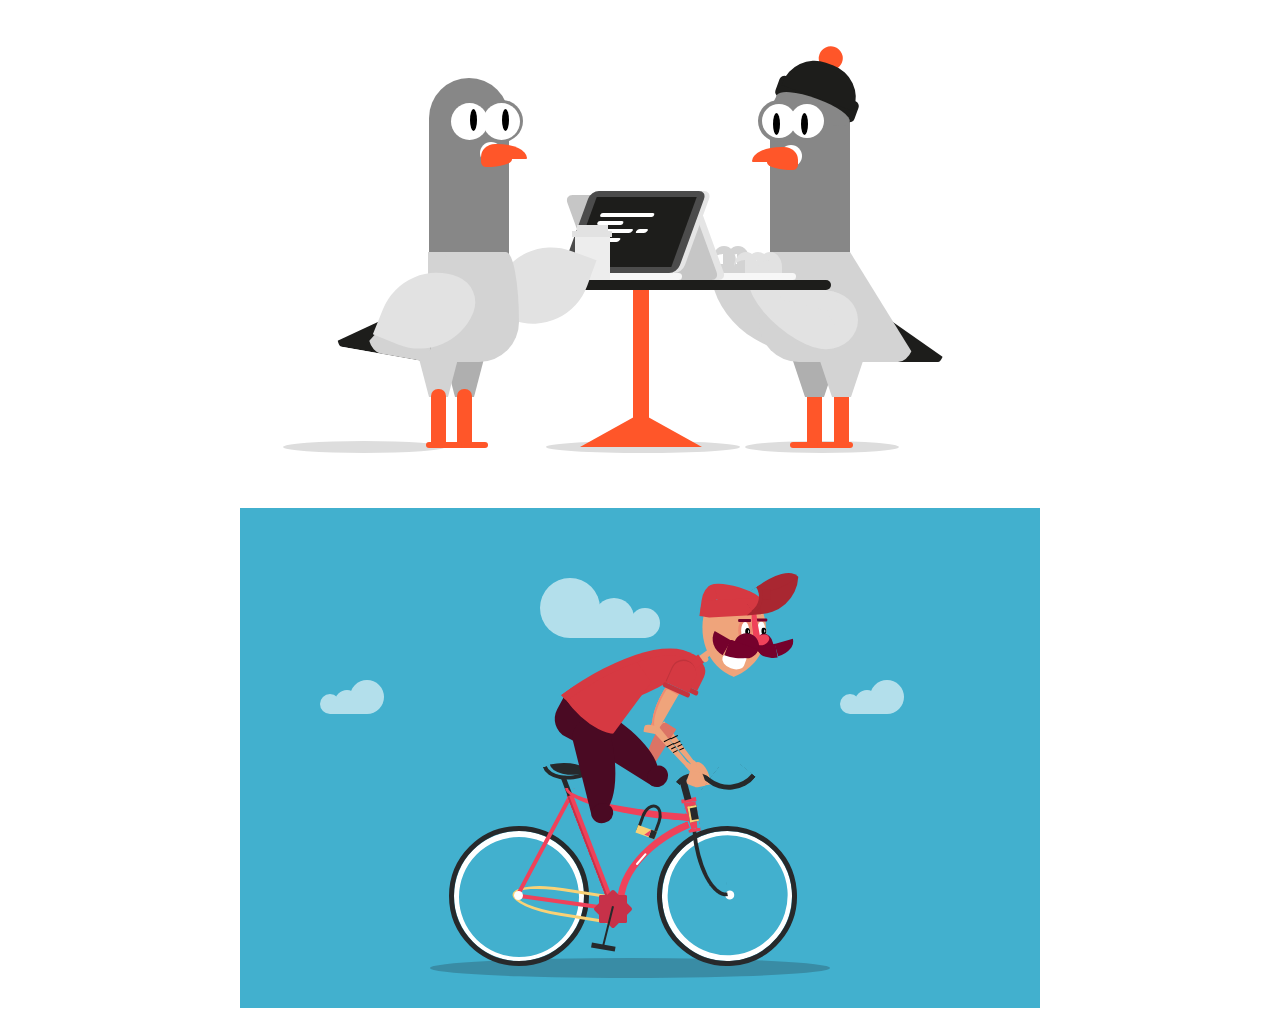
<file: index172.html>
<!DOCTYPE html>
<html lang="en">

<head>
    <meta charset="UTF-8">
    <meta name="viewport" content="width=device-width, initial-scale=1.0">
    <title>Animation</title>

</head>

<body>
    <style>
        :root {
            --birds-dark: #878787;
            --birds-medium-dark: #AFAFAF;
            --birds-medium-light: #D3D3D3;
            --birds-light: #E2E2E2;
            --birds-bright: #FF5629;
            --birds-shadow: #DDDDDD;
        }

        .birds {
            position: relative;
            overflow: hidden;
            width: 800px;
            height: 500px;
            margin: auto;
        }

        .birds *,
        .birds *::before,
        .birds *::after {
            position: absolute;
            content: '';
        }

        .birds__hatdove {
            top: 70px;
            left: 450px;
            width: 255px;
            height: 400px;
        }

        .birds__hatdove-head {
            top: 0px;
            left: 80px;
            width: 80px;
            height: 190px;
            border-radius: 40px 40px 0 0;
            background: var(--birds-dark);
            animation: hatdove-head 2.75s linear infinite;
        }

        .birds__hatdove-head:before {
            top: 22px;
            left: -12px;
            width: 42px;
            height: 42px;
            border-radius: 100%;
            background: var(--birds-dark);
        }

        .birds__hatdove-hat {
            top: 10px;
            left: 5px;
            width: 84px;
            height: 22px;
            border-radius: 5px;
            background: #1D1D1B;
            transform: rotate(20deg);
        }

        .birds__hatdove-hat:after {
            top: -26px;
            left: 4px;
            width: 76px;
            height: 36px;
            border-radius: 34px 34px 0 0;
            background: #1D1D1B;
        }

        .birds__hatdove-hat:before {
            top: -44px;
            left: 29px;
            width: 24px;
            height: 24px;
            border-radius: 100%;
            background: var(--birds-bright);
        }

        .birds__hatdove-forehead {
            top: 20px;
            left: 4px;
            width: 78px;
            height: 22px;
            border-radius: 100%;
            background: var(--birds-dark);
            transform: rotate(20deg);
        }

        .birds__hatdove-eye {
            top: 26px;
            left: -8px;
            width: 34px;
            height: 34px;
            border-radius: 100%;
            background: white;
            overflow: hidden;
            animation: hatdove-eye 2.75s linear infinite;
        }

        .birds__hatdove-eye:after {
            left: 11px;
            top: 9px;
            width: 7px;
            height: 22px;
            border-radius: 100%;
            background: black;
            animation: hatdove-pupil 2.75s linear infinite;
        }

        .birds__hatdove-eye:nth-child(4) {
            left: 20px;
        }

        .birds__hatdove-beak {
            top: 67px;
            left: 10px;
            width: 22px;
            height: 22px;
            border-radius: 100%;
            background: white;
        }

        .birds__hatdove-beak:after {
            top: 17px;
            left: -13px;
            width: 31px;
            height: 8px;
            border-radius: 1px 0 14px 70px / 1px 0 14px 20px;
            background: var(--birds-bright);
        }

        .birds__hatdove-beak:before {
            top: 2px;
            left: -28px;
            width: 46px;
            height: 15px;
            border-radius: 30px 14px 0 1px / 14px 13px 0 1px;
            background: var(--birds-bright);
        }

        .birds__hatdove-body {
            top: 174px;
            left: 69px;
            width: 91px;
            height: 110px;
            border-radius: 13px 0px 0px 40px / 70px 0px 0px 40px;
            background: var(--birds-medium-light);
        }

        .birds__hatdove-body:after {
            top: 0px;
            left: 91px;
            border-bottom: 110px solid var(--birds-medium-light);
            border-right: 68px solid transparent;
            border-radius: 0 0 20px 0 / 0 0 40px 0;
        }

        .birds__hatdove-body:before {
            top: 40px;
            left: 91px;
            border-bottom: 70px solid #1D1D1B;
            border-right: 100px solid transparent;
            border-radius: 0 0 12px 0 / 0 0 70px 0;
        }

        .birds__hatdove-shadow {
            top: 363px;
            left: 55px;
            width: 154px;
            height: 12px;
            border-radius: 100%;
            background: var(--birds-shadow);
        }

        .birds__hatdove-backleg {
            top: 283px;
            left: 103px;
            width: 19px;
            border-style: solid;
            border-color: var(--birds-medium-dark) transparent;
            border-width: 36px 12px 0;
        }

        .birds__hatdove-backleg:after {
            top: 45px;
            left: -15px;
            width: 36px;
            height: 6px;
            border-radius: 3px;
            background: var(--birds-bright);
        }

        .birds__hatdove-backleg:before {
            top: 0px;
            left: 2px;
            width: 15px;
            height: 46px;
            background: var(--birds-bright);
        }

        .birds_hatdove-backleg .birds_curly {
            width: 7px;
            height: 5px;
            border-radius: 0 0 7px 7px;
            background: var(--birds-medium-dark);
        }

        .birds_hatdove-backleg .birds_curly:after {
            top: 0px;
            left: 6px;
            width: 7px;
            height: 5px;
            border-radius: 0 0 7px 7px;
            background: var(--birds-medium-dark);
        }

        .birds_hatdove-backleg .birds_curly:before {
            top: 0px;
            left: 12px;
            width: 7px;
            height: 5px;
            border-radius: 0 0 7px 7px;
            background: var(--birds-medium-dark);
        }

        .birds__hatdove-frontleg {
            top: 283px;
            left: 130px;
            width: 19px;
            border-style: solid;
            border-color: var(--birds-medium-light) transparent;
            border-width: 36px 12px 0;
        }

        .birds__hatdove-frontleg:after {
            top: 45px;
            left: -15px;
            width: 36px;
            height: 6px;
            border-radius: 3px;
            background: var(--birds-bright);
        }

        .birds__hatdove-frontleg:before {
            top: 0px;
            left: 2px;
            width: 15px;
            height: 46px;
            background: var(--birds-bright);
        }

        .birds_hatdove-frontleg .birds_curly {
            width: 7px;
            height: 5px;
            border-radius: 0 0 7px 7px;
            background: var(--birds-medium-light);
        }

        .birds_hatdove-frontleg .birds_curly:after {
            top: 0px;
            left: 6px;
            width: 7px;
            height: 5px;
            border-radius: 0 0 7px 7px;
            background: var(--birds-medium-light);
        }

        .birds_hatdove-frontleg .birds_curly:before {
            top: 0px;
            left: 12px;
            width: 7px;
            height: 5px;
            border-radius: 0 0 7px 7px;
            background: var(--birds-medium-light);
        }

        .birds__hatdove-backwing {
            top: 186px;
            left: 20px;
            width: 100px;
            height: 90px;
            border-radius: 0 0 0 100%;
            background: var(--birds-medium-light);
        }

        .birds__hatdove-backwing:after {
            top: -18px;
            left: 2px;
            width: 24px;
            height: 30px;
            border-radius: 100% 100% 0 0;
            transform-origin: right bottom;
            box-sizing: border-box;
            border-top: 8px solid var(--birds-medium-light);
            border-right: 13px solid var(--birds-medium-light);
            animation: hatdove-finger .6s infinite;
            animation-delay: -.1s;
        }

        .birds__hatdove-backwing:before {
            top: -18px;
            left: 16px;
            width: 24px;
            height: 30px;
            border-radius: 100% 100% 0 0;
            transform-origin: right bottom;
            box-sizing: border-box;
            border-top: 8px solid var(--birds-medium-light);
            border-right: 13px solid var(--birds-medium-light);
            animation: hatdove-finger .6s infinite;
        }

        .birds__hatdove-frontwing {
            top: 213px;
            left: 106px;
            width: 62px;
            height: 58px;
            border-radius: 100%;
            background: var(--birds-light);
        }

        .birds__hatdove-frontwing:after {
            top: -5px;
            left: -15px;
            width: 56px;
            height: 20px;
            border-radius: 4px;
            background: var(--birds-light);
            transform: rotate(14deg);
        }

        .birds__hatdove-frontwing:before {
            top: -73px;
            left: 9px;
            width: 45px;
            height: 110px;
            border-radius: 100%;
            background: var(--birds-light);
            transform-origin: right bottom;
            transform: rotate(-50deg);
        }

        .birds_hatdove .birds_circles-2 {
            top: 121px;
            left: 116px;
            width: 58px;
            height: 110px;
            border-radius: 100%;
            transform-origin: right bottom;
            transform: rotate(-60deg);
            overflow: hidden;
        }

        .birds_hatdove .birds_circles-2:after {
            top: -109px;
            left: -60px;
            width: 170px;
            height: 170px;
            border-radius: 100%;
            border: 8px solid var(--birds-dark);
            box-shadow: inset 0 0 0 6px var(--birds-light), inset 0 0 0 14px var(--birds-dark);
        }

        .birds_hatdove .birds_circles-1 {
            top: 135px;
            left: 66px;
            width: 58px;
            height: 110px;
            border-radius: 100%;
            transform-origin: right bottom;
            transform: rotate(-43deg);
            overflow: hidden;
        }

        .birds_hatdove .birds_circles-1:after {
            top: -109px;
            left: -85px;
            width: 170px;
            height: 170px;
            border-radius: 100%;
            border: 8px solid var(--birds-dark);
            box-shadow: inset 0 0 0 6px var(--birds-medium-light), inset 0 0 0 14px var(--birds-dark);
        }

        .birds__hatdove-frontwing-finger {
            top: 174px;
            width: 24px;
            height: 30px;
            border-radius: 100% 100% 0 0;
            transform-origin: right bottom;
            box-sizing: border-box;
            border-top: 8px solid var(--birds-light);
            border-right: 13px solid var(--birds-light);
            animation: hatdove-finger .6s infinite;
        }

        .birds__hatdove-frontwing-finger:nth-child(10) {
            left: 44px;
            animation-delay: -.2s;
        }

        .birds__hatdove-frontwing-finger:nth-child(11) {
            left: 56px;
            animation-delay: -.5s;
        }

        .birds__hatdove-frontwing-finger:nth-child(12) {
            left: 68px;
            animation-delay: -.4s;
        }

        .birds__rundove {
            top: 70px;
            left: 90px;
            width: 255px;
            height: 400px;
            animation: rundove 2.75s linear infinite;
        }

        .birds__rundove-head {
            top: 0px;
            left: 99px;
            width: 80px;
            height: 190px;
            border-radius: 40px 40px 0 0;
            background: var(--birds-dark);
            transform-origin: right bottom;
            animation: rundove-head 2.75s linear infinite;
        }

        .birds__rundove-head:before {
            top: 22px;
            left: 52px;
            width: 42px;
            height: 42px;
            border-radius: 100%;
            background: var(--birds-dark);
        }

        .birds__rundove-eye {
            top: 25px;
            left: 54px;
            width: 37px;
            height: 37px;
            border-radius: 100%;
            background: white;
            overflow: hidden;
            animation: rundove-eye 2.75s linear infinite;
        }

        .birds__rundove-eye:before {
            top: 6px;
            left: 19px;
            width: 7px;
            height: 22px;
            border-radius: 100%;
            background: black;
        }

        .birds__rundove-eye:after {
            top: -30px;
            left: -2px;
            width: 50px;
            height: 22px;
            border-radius: 100%;
            background: var(--birds-dark);
            animation: rundove-eyelid 2.75s linear infinite;
        }

        .birds__rundove-eye:nth-child(2) {
            left: 22px;
        }

        .birds__rundove-beak {
            top: 64px;
            left: 51px;
            width: 22px;
            height: 22px;
            border-radius: 100%;
            background: white;
        }

        .birds__rundove-beak:after {
            top: 17px;
            left: 1px;
            width: 31px;
            height: 8px;
            transform-origin: left top;
            border-radius: 0 1px 70px 14px / 0 1px 20px 14px;
            background: var(--birds-bright);
            animation: rundove-beak 2.75s linear infinite;
        }

        .birds__rundove-beak:before {
            top: 2px;
            left: 1px;
            width: 46px;
            height: 15px;
            border-radius: 14px 30px 1px 0 / 13px 14px 1px 0;
            background: var(--birds-bright);
        }

        .birds__rundove-body {
            top: 174px;
            left: 98px;
            width: 91px;
            height: 110px;
            border-radius: 0px 13px 40px 0px / 0px 70px 40px 0px;
            background: var(--birds-medium-light);
        }

        .birds__rundove-body:after {
            top: 0px;
            left: -68px;
            border-bottom: 110px solid var(--birds-medium-light);
            border-left: 68px solid transparent;
            border-radius: 0 0 0 20px / 0 0 0 40px;
            transform-origin: right bottom;
            transform: rotate(10deg);
            animation: rundove-tail 2.75s linear infinite;
        }

        .birds__rundove-body:before {
            top: 40px;
            left: -100px;
            border-bottom: 70px solid #1D1D1B;
            border-left: 100px solid transparent;
            border-radius: 0 0 0 12px / 0 0 0 70px;
            transform-origin: right bottom;
            transform: rotate(10deg);
            animation: rundove-tail 2.75s linear infinite;
        }

        .birds__rundove-shadow {
            top: 433px;
            left: 43px;
            width: 162px;
            height: 12px;
            border-radius: 100%;
            background: var(--birds-shadow);
            animation: rundove-shadow 2.75s linear infinite;
        }

        .birds__rundove-backleg {
            top: 273px;
            left: 113px;
            width: 19px;
            transform-origin: 9.5px 0;
            border-style: solid;
            border-color: var(--birds-medium-dark) transparent;
            border-width: 46px 12px 0;
            animation: rundove-back-knee 2.75s linear infinite;
        }

        .birds__rundove-backleg:after {
            top: 45px;
            left: -3px;
            width: 36px;
            height: 6px;
            transform-origin: 10.5px -46px;
            border-radius: 3px;
            background: var(--birds-bright);
            animation: rundove-back-foot 2.75s linear infinite;
        }

        .birds__rundove-backleg:before {
            top: -8px;
            left: 2px;
            width: 15px;
            height: 57px;
            border-radius: 7px 7px 3px 3px;
            transform-origin: 7.5px 8px;
            background: var(--birds-bright);
            animation: rundove-back-leg 2.75s linear infinite;
        }

        .birds_rundove-backleg .birds_curly {
            top: -10px;
            left: 0px;
            width: 7px;
            height: 15px;
            border-radius: 0 0 7px 7px;
            background: var(--birds-medium-dark);
        }

        .birds_rundove-backleg .birds_curly:after {
            top: 0px;
            left: 6px;
            width: 7px;
            height: 15px;
            border-radius: 0 0 7px 7px;
            background: var(--birds-medium-dark);
        }

        .birds_rundove-backleg .birds_curly:before {
            top: 0px;
            left: 12px;
            width: 7px;
            height: 15px;
            border-radius: 0 0 7px 7px;
            background: var(--birds-medium-dark);
        }

        .birds__rundove-frontleg {
            top: 273px;
            left: 87px;
            width: 19px;
            border-style: solid;
            border-color: var(--birds-medium-light) transparent;
            transform-origin: 9.5px 0;
            border-width: 46px 12px 0;
            animation: rundove-front-knee 2.75s linear infinite;
        }

        .birds__rundove-frontleg:after {
            top: 45px;
            left: -3px;
            width: 36px;
            height: 6px;
            border-radius: 3px;
            transform-origin: 10.5px -46px;
            background: var(--birds-bright);
            animation: rundove-front-foot 2.75s linear infinite;
        }

        .birds__rundove-frontleg:before {
            top: -8px;
            left: 2px;
            width: 15px;
            height: 57px;
            border-radius: 7px 7px 3px 3px;
            transform-origin: 7.5px 8px;
            background: var(--birds-bright);
            animation: rundove-front-leg 2.75s linear infinite;
        }

        .birds_rundove-frontleg .birds_curly {
            top: -10px;
            left: 0px;
            width: 7px;
            height: 15px;
            border-radius: 0 0 7px 7px;
            background: var(--birds-medium-light);
        }

        .birds_rundove-frontleg .birds_curly:after {
            top: 0px;
            left: 6px;
            width: 7px;
            height: 15px;
            border-radius: 0 0 7px 7px;
            background: var(--birds-medium-light);
        }

        .birds_rundove-frontleg .birds_curly:before {
            top: 0px;
            left: 12px;
            width: 7px;
            height: 15px;
            border-radius: 0 0 7px 7px;
            background: var(--birds-medium-light);
        }

        .birds__rundove-backwing {
            top: 150px;
            left: 84px;
            width: 85px;
            height: 85px;
            border-radius: 0 100% 40px 100%;
            background: var(--birds-light);
            transform-origin: 80px 80px;
            transform: rotate(110deg);
            animation: rundove-back-wing 2.75s linear infinite;
        }

        .birds_rundove-backwing .birds_finger:nth-child(1) {
            top: -6px;
            left: 40px;
            width: 20px;
            height: 50px;
            transform: rotate(95deg);
            background: var(--birds-dark);
            border-radius: 100% 0;
            transform-origin: 5px 5px;
        }

        .birds_rundove-backwing .birds_finger:nth-child(2) {
            top: 40px;
            left: 3px;
            width: 20px;
            height: 50px;
            transform: rotate(165deg);
            background: var(--birds-dark);
            border-radius: 0 100%;
            transform-origin: 5px 5px;
            z-index: 22;
        }

        .birds_rundove-backwing .birds_finger:nth-child(3) {
            top: 20px;
            left: 20px;
            width: 15px;
            height: 50px;
            transform: rotate(135deg);
            background: var(--birds-dark);
            border-radius: 100%;
            transform-origin: 5px 5px;
        }

        .birds_rundove-backwing .birds_circles {
            width: 85px;
            height: 85px;
            border-radius: 0 100% 40px 100%;
            overflow: hidden;
        }

        .birds_rundove-backwing .birds_circles:after {
            top: 10px;
            left: 10px;
            width: 150px;
            height: 150px;
            border-radius: 100%;
            border: 8px solid var(--birds-dark);
            box-shadow: 0 0 0 7px var(--birds-light), 0 0 0 60px var(--birds-dark);
        }

        .birds__rundove-frontwing {
            top: 132px;
            left: 67px;
            width: 85px;
            height: 85px;
            border-radius: 0 100% 40px 100%;
            background: var(--birds-light);
            transform-origin: 80px 80px;
            transform: rotate(-68deg);
            animation: rundove-front-wing 2.75s linear infinite;
        }

        .birds_rundove-frontwing .birds_circles {
            width: 85px;
            height: 85px;
            border-radius: 0 100% 40px 100%;
            overflow: hidden;
            transform: rotate(0deg);
        }

        .birds_rundove-frontwing .birds_circles:after {
            top: 10px;
            left: 10px;
            width: 150px;
            height: 150px;
            border-radius: 100%;
            border: 8px solid var(--birds-dark);
            box-shadow: 0 0 0 7px var(--birds-light), 0 0 0 60px var(--birds-dark);
        }

        .birds_rundove-frontwing .birds_finger:nth-child(1) {
            top: -6px;
            left: 40px;
            width: 20px;
            height: 50px;
            transform: rotate(85deg);
            background: var(--birds-dark);
            border-radius: 100% 0;
            transform-origin: 5px 5px;
            animation: rundove-front-finger-1 2.75s linear infinite;
        }

        .birds_rundove-frontwing .birds_finger:nth-child(2) {
            top: 40px;
            left: 3px;
            width: 20px;
            height: 50px;
            transform: rotate(185deg);
            background: var(--birds-dark);
            border-radius: 0 100%;
            transform-origin: 5px 5px;
            animation: rundove-front-finger-2 2.75s linear infinite;
        }

        .birds_rundove-frontwing .birds_finger:nth-child(3) {
            top: 28px;
            left: 28px;
            width: 20px;
            height: 50px;
            transform: rotate(140deg);
            background: var(--birds-dark);
            border-radius: 100%;
            transform-origin: 5px 5px;
            animation: rundove-front-finger-3 2.75s linear infinite;
        }

        .birds__table-shadow {
            top: 161px;
            left: 89px;
            width: 194px;
            height: 12px;
            border-radius: 100%;
            background: var(--birds-shadow);
        }

        .birds__table {
            top: 272px;
            left: 217px;
            width: 374px;
            height: 10px;
            border-radius: 5px;
            background: #1D1D1B;
        }

        .birds__table:before {
            top: 10px;
            left: 176px;
            width: 16px;
            height: 140px;
            background: var(--birds-bright);
        }

        .birds__table:after {
            top: 137px;
            left: 123px;
            width: 14px;
            border-style: solid;
            border-color: var(--birds-bright) transparent;
            border-width: 0 54px 30px;
        }

        .birds__laptop:nth-child(3) {
            top: 265px;
            left: 476px;
            height: 7px;
            width: 80px;
            border-radius: 4px;
            background: #F7F7F7;
        }

        .birds__laptop:nth-child(3):before {
            bottom: 0;
            left: -136px;
            height: 85px;
            width: 124px;
            background: #C6C6C6;
            border-radius: 8px;
            box-shadow: 7px 0 0 #E5E5E5;
            transform: skew(20deg);
        }

        .birds__laptop:nth-child(4) {
            top: 265px;
            left: 256px;
            height: 7px;
            width: 186px;
            border-radius: 4px;
            background: #F7F7F7;
        }

        .birds__laptop:nth-child(4):before {
            bottom: 7px;
            left: 80px;
            height: 82px;
            width: 116px;
            background: #4C4C4C;
            border-radius: 8px;
            box-shadow: 5px 0 0 #E5E5E5;
            transform: skew(-20deg);
        }

        .birds__monitor {
            top: -76px;
            left: 88px;
            height: 70px;
            width: 100px;
            background: #1D1D1B;
            transform: skew(-20deg);
        }

        .birds__monitor:before {
            top: 16px;
            left: 10px;
            height: 4px;
            width: 54px;
            background: white;
            border-radius: 8px;
        }

        .birds__monitor:after {
            top: 24px;
            left: 10px;
            height: 4px;
            width: 26px;
            background: white;
            border-radius: 8px;
        }

        .birds__code {
            top: 32px;
            left: 10px;
            height: 4px;
            width: 38px;
            border-radius: 8px;
            background: white;
            transform: skew(-20deg);
        }

        .birds__code:before {
            top: 0;
            left: 42px;
            height: 4px;
            width: 11px;
            background: white;
            border-radius: 8px;
        }

        .birds__code:after {
            top: 9px;
            left: 2px;
            height: 4px;
            width: 30px;
            background: white;
            border-radius: 8px;
        }

        .birds__coffee {
            top: 229px;
            left: 335px;
            height: 43px;
            width: 35px;
            background: #EDEDED;
            animation: birds-coffee 2.75s linear infinite;
            transition: .2s ease;
        }

        .birds__coffee:before {
            top: -6px;
            left: -3px;
            height: 6px;
            width: 40px;
            background: #E2E2E2;
        }

        .birds__coffee:after {
            top: -12px;
            left: 2px;
            height: 6px;
            width: 31px;
            background: #E2E2E2;
        }

        .birds__feather:nth-child(6) {
            top: 296px;
            left: 234px;
            width: 15px;
            height: 60px;
            border-radius: 100%;
            background: var(--birds-medium-light);
            transform: rotate(60deg);
            overflow: hidden;
            animation: birds-feather-1 2.75s linear infinite;
            transition: .2s ease;
        }

        .birds__feather:nth-child(6):before {
            top: 30px;
            left: -15px;
            width: 30px;
            height: 30px;
            border-radius: 100%;
            border: 6px solid var(--birds-dark);
            box-shadow: inset 0 0 0 4px var(--birds-medium-light);
            background: var(--birds-dark);
        }

        .birds__feather:nth-child(7) {
            top: 296px;
            left: 234px;
            width: 15px;
            height: 60px;
            border-radius: 100%;
            background: var(--birds-medium-light);
            transform: rotate(60deg);
            overflow: hidden;
            animation: birds-feather-2 2.75s linear infinite;
            transition: .2s ease;
        }

        .birds__feather:nth-child(7):before {
            top: 30px;
            left: -15px;
            width: 30px;
            height: 30px;
            border-radius: 100%;
            border: 6px solid var(--birds-dark);
            box-shadow: inset 0 0 0 4px var(--birds-medium-light);
            background: var(--birds-dark);
        }

        @keyframes birds-feather-1 {
            0% {
                transform: rotate(90deg) translate(-3px, -21px);
            }

            2.94% {
                transform: rotate(100deg) translate(-8px, -23px);
            }

            13.23% {
                transform: rotate(124deg) translate(-39px, 37px);
            }

            16.17% {
                transform: rotate(130deg) translate(-48px, 41px);
            }

            69.09% {
                transform: rotate(120deg) translate(8px, -41px);
            }

            72.03% {
                transform: rotate(90deg) translate(1px, -47px);
            }

            80.85% {
                transform: rotate(66deg) translate(-41px, -44px);
            }

            100% {
                transform: rotate(90deg) translate(-3px, 21px);
            }

            16.17% {
                opacity: 1;
            }

            17% {
                opacity: 0;
            }

            69% {
                opacity: 0;
            }

            69.09% {
                opacity: 1;
            }
        }

        @keyframes birds-feather-2 {
            0% {
                transform: rotate(-64deg) translate(53px, 39px);
            }

            2.94% {
                transform: rotate(-68deg) translate(54px, 38px);
            }

            13.23% {
                transform: rotate(-100deg) translate(48px, 20px);
            }

            69.09% {
                transform: rotate(-114deg) translate(-16px, 123px);
            }

            72.03% {
                transform: rotate(-120deg) translate(-9px, 111px);
            }

            80.85% {
                transform: rotate(-100deg) translate(11px, 81px);
            }

            100% {
                transform: rotate(-64deg) translate(53px, 39px);
            }

            13.23% {
                opacity: 1;
            }

            14% {
                opacity: 0;
            }

            69% {
                opacity: 0;
            }

            69.09% {
                opacity: 1;
            }
        }

        @keyframes hatdove-head {
            14.70% {
                transform: translate(0px, 0px);
            }

            17.64% {
                transform: translate(0px, 16px);
            }

            22.05% {
                transform: translate(0px, -5px);
            }

            27.93% {
                transform: translate(0px, 0px);
            }
        }

        @keyframes hatdove-eye {
            17.60% {
                transform: scaleY(1);
            }

            17.64% {
                transform: scaleY(0);
            }

            19.11% {
                transform: scaleY(0);
            }

            22.05% {
                transform: scaleY(1);
            }
        }

        @keyframes hatdove-pupil {
            17.64% {
                transform: translate(0px, 0px);
            }

            19.11% {
                transform: translate(-5px, -3px);
            }

            52.92% {
                transform: translate(-5px, -3px);
            }

            54.39% {
                transform: translate(0px, 0px);
            }
        }

        @keyframes hatdove-finger {
            0% {
                transform: scale(1);
            }

            50% {
                transform: scale(0.6);
            }

            100% {
                transform: scale(1);
            }
        }

        @keyframes rundove {
            0% {
                transform: rotate(0deg) translate(-290px, -40px);
            }

            5.88% {
                transform: rotate(-10deg) translate(-290px, -40px);
            }

            17.64% {
                transform: rotate(-10deg) translate(-40px, -10px);
            }

            23.52% {
                transform: rotate(0deg) translate(-1px, -1px);
            }

            52.92% {
                transform: rotate(0deg) translate(-1px, -1px);
            }

            67.62% {
                transform: rotate(18deg) translate(-16px, 27px);
            }

            72.03% {
                transform: rotate(17deg) translate(214px, -50px);
            }

            76.44% {
                transform: rotate(8deg) translate(429px, -53px);
            }

            86.79% {
                transform: rotate(19deg) translate(710px, -250px);
            }

            100% {
                transform: rotate(0) translate(710px, -220px);
            }
        }

        @keyframes rundove-tail {
            05.88% {
                transform: rotate(0deg);
            }

            17.64% {
                transform: rotate(3deg);
            }

            23.52% {
                transform: rotate(0deg);
            }

            52.92% {
                transform: rotate(1deg);
            }

            67.62% {
                transform: rotate(2deg);
            }

            72.03% {
                transform: rotate(3deg);
            }

            76.44% {
                transform: rotate(13deg);
            }

            86.73% {
                transform: rotate(13deg);
            }
        }

        @keyframes rundove-head {
            05.88% {
                transform: rotate(0deg);
            }

            17.64% {
                transform: rotate(-9deg);
            }

            23.52% {
                transform: rotate(9deg);
            }

            28.12% {
                transform: rotate(-9deg);
            }

            34.04% {
                transform: rotate(9deg);
            }

            52.92% {
                transform: rotate(-4deg);
            }

            67.62% {
                transform: rotate(-11deg);
            }

            72.03% {
                transform: rotate(-16deg);
            }

            76.44% {
                transform: rotate(-13deg);
            }

            86.73% {
                transform: rotate(-8deg);
            }
        }

        @keyframes rundove-eye {
            54.39% {
                transform: scaleY(1);
            }

            56.24% {
                transform: scaleY(0);
            }

            57.72% {
                transform: scaleY(0);
            }

            60.27% {
                transform: scaleY(1);
            }
        }

        @keyframes rundove-eyelid {
            57.72% {
                transform: translateY(0);
            }

            60.27% {
                transform: translateY(19px);
            }

            100.0% {
                transform: translateY(19px);
            }
        }

        @keyframes rundove-front-knee {
            53.28% {
                transform: rotate(0deg);
            }

            57.72% {
                transform: rotate(0deg);
            }

            68.08% {
                transform: rotate(-5deg);
            }

            72.52% {
                transform: rotate(-59deg);
            }

            79.92% {
                transform: rotate(9deg);
            }

            100.0% {
                transform: rotate(-59deg);
            }
        }

        @keyframes rundove-front-leg {
            53.28% {
                transform: rotate(0deg);
            }

            68.08% {
                transform: rotate(113deg);
            }

            72.52% {
                transform: rotate(-3deg);
            }

            79.92% {
                transform: rotate(55deg);
            }

            100.0% {
                transform: rotate(-3deg);
            }
        }

        @keyframes rundove-front-foot {
            17.64% {
                transform: rotate(-10deg);
            }

            23.52% {
                transform: rotate(0deg);
            }

            53.28% {
                transform: rotate(0deg);
            }

            67.62% {
                transform: rotate(113deg);
            }

            72.03% {
                transform: rotate(-3deg);
            }

            79.92% {
                transform: rotate(55deg);
            }

            100.0% {
                transform: rotate(-3deg);
            }
        }

        @keyframes rundove-back-knee {
            53.28% {
                transform: rotate(0deg) translate(0, 0);
            }

            62.16% {
                transform: rotate(-60deg) translate(0, 0);
            }

            68.08% {
                transform: rotate(-60deg) translate(0, 0);
            }

            72.52% {
                transform: rotate(60deg) translate(10px, -20px);
            }

            82.88% {
                transform: rotate(-50deg) translate(0, 0);
            }

            100% {
                transform: rotate(60deg) translate(10px, -20px);
            }
        }

        @keyframes rundove-back-leg {
            53.28% {
                transform: rotate(0deg);
            }

            62.16% {
                transform: rotate(65deg);
            }

            68.08% {
                transform: rotate(65deg);
            }

            72.52% {
                transform: rotate(0deg);
            }

            82.88% {
                transform: rotate(70deg);
            }

            100% {
                transform: rotate(0deg);
            }
        }

        @keyframes rundove-back-foot {
            17.76% {
                transform: rotate(-10deg) translate(0, 0);
            }

            23.52% {
                transform: rotate(0deg) translate(0, 0);
            }

            53.28% {
                transform: rotate(0deg) translate(0, 0);
            }

            62.16% {
                transform: rotate(42deg) translate(-9px, -14px);
            }

            68.08% {
                transform: rotate(42deg) translate(-9px, -14px);
            }

            72.52% {
                transform: rotate(15deg) translate(15px, 2px);
            }

            82.88% {
                transform: rotate(70deg) translate(0, 0);
            }

            100% {
                transform: rotate(15deg) translate(15px, 2px);
            }
        }

        @keyframes rundove-front-wing {
            0% {
                transform: rotate(-68deg) translate(0, 0);
            }

            57.33% {
                transform: rotate(-68deg) translate(0, 0);
            }

            67.62% {
                transform: rotate(-210deg) translate(-60px, 0);
            }

            72.03% {
                transform: rotate(-70deg) translate(0, 10px);
            }

            80.85% {
                transform: rotate(-210deg) translate(-60px, 0);
            }
        }

        @keyframes rundove-front-finger-1 {
            0% {
                transform: rotate(85deg);
            }

            55.86% {
                transform: rotate(85deg);
            }

            57.33% {
                transform: rotate(110deg);
            }

            67.62% {
                transform: rotate(90deg);
            }
        }

        @keyframes rundove-front-finger-2 {
            0% {
                transform: rotate(185deg);
            }

            55.86% {
                transform: rotate(185deg);
            }

            57.33% {
                transform: rotate(160deg);
            }

            67.62% {
                transform: rotate(100deg);
            }
        }

        @keyframes rundove-front-finger-3 {
            0% {
                transform: rotate(140deg) translate(0, 0);
            }

            55.86% {
                transform: rotate(140deg) translate(0, 0);
            }

            57.33% {
                transform: rotate(132deg) translate(-8px, -8px);
            }

            67.62% {
                transform: rotate(90deg) translate(-8px, -8px);
            }
        }

        @keyframes rundove-back-wing {
            0% {
                transform: rotate(110deg) translateY(0);
            }

            29.4% {
                transform: rotate(110deg) translateY(0);
            }

            35.28% {
                transform: rotate(70deg) translateY(-25px);
            }

            49.98% {
                transform: rotate(65deg) translateY(-25px);
            }

            67.62% {
                transform: rotate(335deg) translateY(0);
            }

            72.03% {
                transform: rotate(125deg) translateY(0);
            }

            83.79% {
                transform: rotate(335deg) translateY(0);
            }
        }

        @keyframes rundove-beak {
            0% {
                transform: scaleX(1);
            }

            32.4% {
                transform: scaleX(1);
            }

            33.81% {
                transform: scaleX(1.5);
            }

            49.98% {
                transform: scaleX(1.5);
            }

            50% {
                transform: scaleX(1);
            }
        }

        @keyframes rundove-shadow {
            0% {
                transform: translateX(-243px);
            }

            5.88% {
                transform: translateX(30px);
            }

            17.64% {
                transform: translateX(50px);
            }

            23.52% {
                transform: translateX(80px);
            }

            52.92% {
                transform: translateX(80px);
            }

            67.62% {
                transform: translateX(80px);
            }

            72.03% {
                transform: translateX(280px);
            }

            76.44% {
                transform: translateX(500px);
            }

            86.79% {
                transform: translateX(760px);
            }

            100% {
                transform: translateX(760px);
            }
        }

        @keyframes birds-coffee {
            10.29% {
                transform: rotate(11deg) translate(4px, -3px);
            }

            24.99% {
                transform: rotate(-5deg) translate(-2px, -1px);
            }

            29.4% {
                transform: rotate(-1deg) translate(0, -1px);
            }

            33.81% {
                transform: rotate(-24deg) translate(-20px, -59px);
            }

            49.98% {
                transform: rotate(-44deg) translate(25px, -99px);
            }

            54.39% {
                transform: rotate(0deg) translate(-1px, 0);
            }

            70.56% {
                transform: rotate(0deg) translate(-1px, 0);
            }

            79.38% {
                transform: rotate(30deg) translate(15px, -6px);
            }

            94.08% {
                transform: rotate(-20deg) translate(-10px, -5px);
            }

            10.29% {
                z-index: 100;
            }

            33.81% {
                z-index: 100;
            }

            49.98% {
                z-index: 0;
            }

            94.08% {
                z-index: 0;
            }
        }
    </style>
    </head>

    <body>
        <div class="birds">
            <div class="birds__hatdove">
                <div class="birds__hatdove-shadow"></div>
                <div class="birds__hatdove-head">
                    <div class="birds__hatdove-hat"></div>
                    <div class="birds__hatdove-forehead"></div>
                    <div class="birds__hatdove-eye"></div>
                    <div class="birds__hatdove-eye"></div>
                    <div class="birds__hatdove-beak"></div>
                </div>
                <div class="birds__hatdove-backwing"></div>
                <div class="birds__circles-1"></div>
                <div class="birds__hatdove-backleg">
                    <div class="birds__curly"></div>
                </div>
                <div class="birds__hatdove-body"></div>
                <div class="birds__hatdove-frontleg">
                    <div class="birds__curly"></div>
                </div>
                <div class="birds__hatdove-frontwing"></div>
                <div class="birds__circles-2"></div>
                <div class="birds__hatdove-frontwing-finger"></div>
                <div class="birds__hatdove-frontwing-finger"></div>
                <div class="birds__hatdove-frontwing-finger"></div>
            </div>
            <div class="birds__table">
                <div class="birds__table-shadow"></div>
            </div>
            <div class="birds__laptop"></div>
            <div class="birds__laptop">
                <div class="birds__monitor">
                    <div class="birds__code"></div>
                </div>
            </div>
            <div class="birds__coffee"></div>
            <div class="birds__feather"></div>
            <div class="birds__feather"></div>
            <div class="birds__rundove-shadow"></div>
            <div class="birds__rundove">
                <div class="birds__rundove-backwing">
                    <div class="birds__finger"></div>
                    <div class="birds__finger"></div>
                    <div class="birds__finger"></div>
                    <div class="birds__circles"></div>
                </div>
                <div class="birds__rundove-head">
                    <div class="birds__rundove-eye"></div>
                    <div class="birds__rundove-eye"></div>
                    <div class="birds__rundove-beak"></div>
                </div>
                <div class="birds__rundove-backleg">
                    <div class="birds__curly"></div>
                </div>
                <div class="birds__rundove-body"></div>
                <div class="birds__rundove-frontleg">
                    <div class="birds__curly"></div>
                </div>
                <div class="birds__rundove-frontwing">
                    <div class="birds__finger"></div>
                    <div class="birds__finger"></div>
                    <div class="birds__finger"></div>
                    <div class="birds__circles"></div>
                </div>
            </div>
        </div>


    </body>


    <body>


        <style>
            .bike {
                width: 800px;
                height: 500px;
                margin: auto;
                position: relative;
                background: #42B0CE;
                overflow: hidden;
            }

            .bike *,
            .bike *::before,
            .bike *::after {
                position: absolute;
                content: '';
            }

            .bike__bike {
                top: 250px;
                left: 200px;
                width: 370px;
                height: 210px;
                z-index: 2;
            }

            .bike__bike:before {
                top: 200px;
                left: -10px;
                width: 400px;
                height: 20px;
                border-radius: 100%;
                background: #398CA5;
            }

            .bike__wheel {
                top: 68px;
                left: 9px;
                width: 140px;
                height: 140px;
                box-sizing: border-box;
                border-radius: 100%;
                border: 5px solid #27292B;
                box-shadow: inset 0 1px 0 5px white;
            }

            .bike__wheel:after {
                width: 9px;
                height: 9px;
                border-radius: 100%;
                background: white;
                z-index: 30;
            }

            .bike__wheel:nth-child(1):after {
                top: 60px;
                left: 60px;
            }

            .bike__wheel:nth-child(2):after {
                top: 63px;
                left: 59px;
            }

            .bike__wheel:nth-child(1) {
                animation: .8s bike-wheel-1 linear infinite;
            }

            .bike__wheel:nth-child(2) {
                left: 217px;
                transform: rotate(220deg);
                animation: .8s bike-wheel-2 linear infinite;
            }

            .bike_wheel .bike_needle:nth-child(1) {
                top: 18px;
                left: 16px;
                height: 42px;
                width: 42px;
                border-top: 4px solid white;
                border-left: 2px solid white;
                border-radius: 100% 0;
            }

            .bike_wheel .bike_needle:nth-child(1):before {
                top: -10px;
                left: 27px;
                height: 20px;
                width: 20px;
                background: #42B0CE;
                transform: rotate(-20deg);
            }

            .bike_wheel .bike_needle:nth-child(1):after {
                top: 25px;
                left: -7px;
                height: 24px;
                width: 24px;
                background: #42B0CE;
                transform: rotate(20deg);
            }

            .bike_wheel .bike_needle:nth-child(2) {
                top: 31px;
                left: 72px;
                height: 42px;
                width: 42px;
                border-top: 4px solid white;
                border-left: 2px solid white;
                border-radius: 100% 0;
                transform: rotate(112deg);
            }

            .bike_wheel .bike_needle:nth-child(2):before {
                top: -10px;
                left: 27px;
                height: 20px;
                width: 20px;
                background: #42B0CE;
                transform: rotate(-20deg);
            }

            .bike_wheel .bike_needle:nth-child(2):after {
                top: 25px;
                left: -7px;
                height: 24px;
                width: 24px;
                background: #42B0CE;
                transform: rotate(20deg);
            }

            .bike_wheel .bike_needle:nth-child(3) {
                top: 73px;
                left: 52px;
                height: 32px;
                width: 32px;
                border-top: 4px solid white;
                border-left: 2px solid white;
                border-radius: 100% 0;
                transform: rotate(-148deg);
            }

            .bike_wheel .bike_needle:nth-child(3):before {
                top: -10px;
                left: 37px;
                height: 20px;
                width: 20px;
                background: #42B0CE;
                transform: rotate(-20deg);
            }

            .bike_wheel .bike_needle:nth-child(3):after {
                top: 31px;
                left: -7px;
                height: 24px;
                width: 24px;
                background: #42B0CE;
                transform: rotate(20deg);
            }

            .bike__top-tube {
                top: 34px;
                left: 124px;
                width: 130px;
                height: 25px;
                box-sizing: border-box;
                border-radius: 0 100%;
                border-bottom: 7px solid #EF425A;
                border-left: 3px solid #EF425A;
                transform: rotate(4deg);
                animation: .8s bike-top-tube linear infinite;
            }

            .bike__down-tube {
                top: 62px;
                left: 182px;
                width: 64px;
                height: 100px;
                box-sizing: border-box;
                border-radius: 0 100%;
                border-left: 7px solid #EF425A;
                border-bottom: 7px solid #EF425A;
                transform: rotate(67deg);
                animation: .8s bike-down-tube linear infinite;
            }

            .bike__down-tube:after {
                top: 50px;
                left: 9px;
                width: 2px;
                height: 15px;
                box-sizing: border-box;
                border-radius: 2px;
                background: white;
                transform: rotate(-26deg);
            }

            .bike__seat-tube {
                top: 32px;
                left: 77px;
                width: 6px;
                height: 115px;
                background: #EF425A;
                transform: rotate(-21deg);
                box-shadow: inset 2px 0 0 0 #C73149;
            }

            .bike__seat-stays {
                top: 32px;
                left: 31px;
                width: 4px;
                height: 115px;
                background: #EF425A;
                transform: rotate(28deg);
            }

            .bike__chain-stays {
                top: 99px;
                left: 51px;
                width: 4px;
                height: 90px;
                background: #EF425A;
                transform: rotate(98deg);
            }

            .bike__star {
                top: 137px;
                left: 89px;
                width: 28px;
                height: 28px;
                background: #C73149;
                transform: rotate(45deg);
                border-radius: 2px;
                animation: .8s bike-star linear infinite;
                z-index: 3;
            }

            .bike__star:before {
                width: 28px;
                height: 28px;
                background: #C73149;
                transform: rotate(45deg);
                border-radius: 2px;
            }

            .bike__star:after {
                width: 28px;
                height: 28px;
                background: #C73149;
                transform: rotate(45deg);
                border-radius: 2px;
            }

            .bike__pedal {
                top: 11px;
                left: 12px;
                width: 42px;
                height: 2px;
                background: #27292B;
                transform-origin: left center;
                transform: rotate(59deg);
                z-index: 10;
            }

            .bike__pedal:before {
                top: -2px;
                left: 30px;
                width: 24px;
                height: 5px;
                background: #27292B;
                transform-origin: center center;
                transform: rotate(-94deg);
                animation: .8s bike-pedal linear infinite;
            }

            .bike__chain {
                top: 130px;
                left: 2px;
                width: 100px;
                height: 28px;
                box-sizing: border-box;
                transform: rotate(9deg);
                border-radius: 100% 0 0 100%;
                border: 3px solid #F9D276;
            }

            .bike__fo {
                top: 90px;
                left: 235px;
                width: 70px;
                height: 30px;
                box-sizing: border-box;
                border-radius: 100% 0;
                border-left: 4px solid #27292B;
                border-top: 4px solid #27292B;
                transform: rotate(-95deg);
                animation: .8s bike-fo linear infinite;
            }

            .bike__head-tube {
                top: 44px;
                left: 246px;
                width: 6px;
                border-style: solid;
                border-color: #EF425A transparent;
                border-width: 27px 3px 0;
                transform: rotate(-10deg);
                box-shadow: 0 3px 0 0 #EF425A;
                animation: .8s bike-head-tube linear infinite;
            }

            .bike__head-tube:before {
                top: -31px;
                left: -5px;
                width: 15px;
                height: 4px;
                background: #EF425A;
            }

            .bike__head-tube:after {
                top: -23px;
                left: 0px;
                width: 9px;
                height: 16px;
                box-sizing: border-box;
                border-top: 2px solid #F9D276;
                border-left: 2px solid #F9D276;
                border-bottom: 2px solid #F9D276;
                background: #27292B;
            }

            .bike__helm {
                top: 22px;
                left: 242px;
                width: 7px;
                height: 20px;
                background: #27292B;
                transform: rotate(-15deg);
                animation: .8s bike-helm linear infinite;
            }

            .bike__helm:before {
                top: -10px;
                left: 1px;
                width: 20px;
                height: 20px;
                border-radius: 100% 0 0 0;
                border-top: 5px solid #27292B;
                border-left: 5px solid #27292B;
                transform: rotate(54deg);
            }

            .bike__helm:after {
                top: -6.5px;
                left: 33px;
                width: 30px;
                height: 30px;
                border-radius: 0 0 100% 0;
                border-bottom: 5px solid #27292B;
                border-right: 5px solid #27292B;
                transform: rotate(54deg);
            }

            .bike__seat {
                top: 18px;
                left: 54px;
                width: 5px;
                height: 20px;
                background: #27292B;
                transform: rotate(-21deg);
            }

            .bike__seat:before {
                top: -16px;
                left: -13px;
                width: 40px;
                height: 24px;
                box-sizing: border-box;
                border-bottom: 4px solid #27292B;
                border-left: 4px solid #27292B;
                border-radius: 0 100%;
                transform: rotate(0deg);
            }

            .bike__seat:after {
                top: -13px;
                left: -7px;
                width: 36px;
                height: 16px;
                background: #27292B;
                border-radius: 0 100% 0 100%;
                transform: rotate(10deg);
            }

            .bike__lock {
                top: 46px;
                left: 201px;
                width: 20px;
                height: 30px;
                box-sizing: border-box;
                border: 3px solid #27292B;
                border-radius: 100% 100% 0 0;
                transform: rotate(20deg);
                animation: .8s bike-lock linear infinite;
            }

            .bike__lock:before {
                top: 22px;
                left: -3px;
                width: 20px;
                height: 8px;
                box-sizing: border-box;
                border-right: 6px solid #27292B;
                background: #F9D276;
                transform: rotate(0deg);
            }

            .bike__lock:after {
                top: 22px;
                left: 6px;
                border-bottom: 7px solid #EC4564;
                border-left: 5px solid transparent;
            }

            .bike__tubes {
                top: 0px;
                left: 70px;
                width: 124px;
                height: 170px;
                transform: rotate(0deg);
                animation: .8s bike-tubes linear infinite;
            }

            .bike__man {
                top: 60px;
                left: 280px;
                width: 300px;
                height: 400px;
                animation: .8s bike-man linear infinite;
            }

            .bike__butt {
                top: 138px;
                left: 23px;
                width: 40px;
                height: 40px;
                background: #4A0A23;
                border-radius: 2px 0 0 20px;
                transform: rotate(28deg);
                transform-origin: bottom right;
                animation: .8s bike-butt linear infinite;
                z-index: 5;
            }

            .bike__front-leg {
                top: 155px;
                left: 54px;
                width: 38px;
                height: 96px;
                background: #4A0A23;
                border-radius: 20px 20px 90% 0;
                transform-origin: left 22px;
                transform: rotate(-14deg);
                animation: .8s bike-front-leg linear infinite;
                z-index: 5;
            }

            .bike__front-leg:before {
                top: 85px;
                left: 0px;
                width: 22px;
                height: 20px;
                background: #4A0A23;
                border-radius: 100%;
                transform-origin: left top;
            }

            .bike_front-leg .bike_shin {
                top: 97px;
                left: 10px;
                width: 7px;
                height: 70px;
                background: #4A0A23;
                transform-origin: -3px top;
                transform: rotate(19deg);
                animation: .8s bike-front-leg-shin linear infinite;
            }

            .bike_front-leg .bike_shin:before {
                top: -12px;
                left: -15px;
                width: 22px;
                height: 28px;
                background: #4A0A23;
                border-radius: 100% 100% 0;
            }

            .bike_front-leg .bike_shin:after {
                top: 22px;
                left: -20px;
                border-left: 34px solid transparent;
                border-right: 6px solid transparent;
                border-top: 10px solid #4A0A23;
                transform: rotate(-112deg);
            }

            .bike_front-leg .bike_skin {
                top: 65px;
                left: 2px;
                width: 4px;
                height: 37px;
                background: linear-gradient(to bottom, #efa47b 0%, #efa47b 40%, #27292b 41%, #27292b 100%);
                border-radius: 0 0 2px 2px;
                transform: rotate(1deg);
            }

            .bike_front-leg .bike_skin:before {
                top: -1px;
                left: -5px;
                height: 0;
                width: 9px;
                border-top: 5px solid #75012C;
                border-left: 2px solid transparent;
                border-right: 3px solid transparent;
                transform: rotate(-10deg);
            }

            .bike_front-leg .bike_skin:after {
                top: 14px;
                left: -4px;
                width: 12px;
                height: 2px;
                border-radius: 2px;
                background: #27292B;
            }

            .bike_front-leg .bike_ked {
                top: 93px;
                left: 3px;
                width: 35px;
                height: 10px;
                background: #27292B;
                border-bottom: 3px solid white;
                border-radius: 10px 100% 2px 0;
                transform-origin: 5px top;
                transform: rotate(73deg);
                animation: .8s bike-front-leg-ked linear infinite;
            }

            .bike_front-leg .bike_ked:before {
                top: 5px;
                left: 32px;
                width: 20px;
                height: 5px;
                background: #27292B;
                border-bottom: 3px solid white;
                border-radius: 2px 6px 2px 2px;
                transform-origin: left 5px;
                transform: rotate(-70deg);
                animation: .8s bike-front-leg-ked-nose linear infinite;
            }

            .bike_front-leg .bike_ked:after {
                top: -3px;
                left: 2px;
                width: 12px;
                height: 5px;
                border-radius: 2px;
                background: #27292B;
                transform: rotate(-90deg);
            }

            .bike__back-leg {
                top: 157px;
                left: 70px;
                width: 38px;
                height: 96px;
                background: #4A0A23;
                border-radius: 20px 20px 90% 0;
                transform-origin: left 22px;
                transform: rotate(-58deg);
                animation: .8s bike-back-leg linear infinite;
                z-index: 1;
            }

            .bike__back-leg:before {
                top: 85px;
                left: 0px;
                width: 22px;
                height: 20px;
                background: #4A0A23;
                border-radius: 100%;
                -webkit-transform-origin: left top;
                transform-origin: left top;
            }

            .bike_back-leg .bike_shin {
                top: 97px;
                left: 10px;
                width: 7px;
                height: 70px;
                background: #4A0A23;
                transform-origin: -3px top;
                transform: rotate(101deg);
                animation: .8s bike-back-leg-shin linear infinite;
            }

            .bike_back-leg .bike_shin:before {
                top: -12px;
                left: -15px;
                width: 22px;
                height: 28px;
                background: #4A0A23;
                border-radius: 100% 100% 0;
            }

            .bike_back-leg .bike_shin:after {
                top: 22px;
                left: -20px;
                border-left: 34px solid transparent;
                border-right: 6px solid transparent;
                border-top: 10px solid #4A0A23;
                transform: rotate(-112deg);
            }

            .bike_back-leg .bike_skin {
                top: 65px;
                left: 2px;
                width: 4px;
                height: 37px;
                background: linear-gradient(to bottom, #efa47b 0%, #efa47b 40%, #27292b 41%, #27292b 100%);
                border-radius: 0 0 2px 2px;
                transform: rotate(1deg);
            }

            .bike_back-leg .bike_skin:before {
                top: -1px;
                left: -5px;
                height: 0;
                width: 9px;
                border-top: 5px solid #75012C;
                border-left: 2px solid transparent;
                border-right: 3px solid transparent;
                transform: rotate(-10deg);
            }

            .bike_back-leg .bike_skin:after {
                top: 14px;
                left: -4px;
                width: 12px;
                height: 2px;
                border-radius: 2px;
                background: #27292B;
            }

            .bike_back-leg .bike_ked {
                top: 94px;
                left: -2px;
                width: 35px;
                height: 10px;
                background: #27292B;
                border-bottom: 3px solid white;
                border-radius: 10px 100% 2px 0;
                transform-origin: 5px top;
                transform: rotate(-30deg);
                animation: .8s bike-back-leg-ked linear infinite;
            }

            .bike_back-leg .bike_ked:before {
                top: 5px;
                left: 32px;
                width: 20px;
                height: 5px;
                background: #27292B;
                border-bottom: 3px solid white;
                border-radius: 2px 6px 2px 2px;
                transform-origin: left 5px;
                transform: rotate(-10deg);
                animation: .8s bike-front-leg-ked-nose linear infinite;
            }

            .bike_back-leg .bike_ked:after {
                top: -3px;
                left: 2px;
                width: 12px;
                height: 5px;
                border-radius: 2px;
                background: #27292B;
                transform: rotate(-90deg);
            }

            .bike__shirt {
                top: 45px;
                left: 88px;
                width: 50px;
                height: 133px;
                border-radius: 100% 0;
                background: #D63942;
                transform: rotate(54deg);
                animation: .8s bike-shirt linear infinite;
                z-index: 5;
            }

            .bike__shirt:before {
                top: 53px;
                left: 0px;
                height: 0;
                width: 28px;
                border-bottom: 80px solid #D63942;
                border-left: 10px solid transparent;
                border-right: 25px solid transparent;
                border-radius: 0 0 100% 0 / 0 0 40% 0;
            }

            .bike__shirt:after {
                top: 3px;
                left: -5px;
                height: 131px;
                width: 50px;
                box-sizing: border-box;
                border-radius: 100% 0 100% 0;
                transform: rotate(-180deg);
                border-bottom: 8px solid #D63942;
                border-right: 8px solid #D63942;
            }

            .bike__collar {
                top: -14px;
                left: 45px;
                width: 6px;
                height: 20px;
                background: #EFA47B;
                border-radius: 0 0 4px 0;
                transform: rotate(0deg);
            }

            .bike__collar:before {
                top: 13px;
                left: -2px;
                width: 10px;
                height: 30px;
                background: #D63942;
            }

            .bike__collar:after {
                top: 7px;
                left: 3px;
                width: 6px;
                height: 6px;
                border-radius: 100%;
                background: #EFA47B;
            }

            .bike__arm {
                top: 117px;
                left: 135px;
                width: 15px;
                height: 45px;
                transform-origin: 30px -12px;
                animation: .8s bike-arm linear infinite;
                z-index: 5;
            }

            .bike__arm:after {
                top: 40px;
                left: -11px;
                width: 12px;
                height: 8px;
                border-radius: 40% 0 0 1px;
                background: #EFA47B;
                transform: rotate(10deg);
            }

            .bike__arm:before {
                top: 0px;
                left: 0px;
                width: 15px;
                height: 45px;
                background: #EFA47B;
                border-radius: 5px 0 0 80%;
                transform: rotate(30deg);
                box-shadow: inset 0 4px 0 0 #EF8A70, inset 2px 0 0 0 #EF8A70;
            }

            .bike__sleeve {
                top: -26px;
                left: 22px;
                width: 25px;
                height: 28px;
                background: #d53942;
                box-shadow: -1px -1px 0 0 rgba(0, 0, 0, 0.1);
                border-radius: 20px 20px 0 0;
                transform-origin: 5px top;
                transform: rotate(24deg);
            }

            .bike__sleeve:after {
                top: 28px;
                left: -2px;
                width: 29px;
                height: 5px;
                border-radius: 2px;
                background: #c5343d;
                transform-origin: left bottom;
            }

            .bike__forearm {
                top: -10px;
                left: -5px;
                height: 0;
                width: 4px;
                border-bottom: 52px solid #EFA47B;
                border-left: 2px solid transparent;
                border-right: 2px solid transparent;
                transform: rotate(139deg);
                transform-origin: bottom center;
                animation: .8s bike-forearm linear infinite;
            }

            .bike__forearm:before {
                top: 27px;
                left: -3px;
                width: 8px;
                height: 5px;
                border-top: 1px solid black;
                border-bottom: 1px solid black;
                transform: rotate(14deg);
            }

            .bike__forearm:after {
                top: 19px;
                left: -1px;
                width: 5px;
                height: 3px;
                border-top: 1px solid black;
                border-bottom: 1px solid black;
                transform: rotate(14deg);
            }

            .bike__hand {
                top: 4px;
                left: -1px;
                height: 15px;
                width: 5px;
                background: #EFA47B;
                border-radius: 3px 3px 0 0;
                transform: rotate(181deg);
                transform-origin: center top;
                animation: .8s bike-hand linear infinite;
            }

            .bike__hand:before {
                top: 5px;
                left: -2px;
                height: 24px;
                width: 12px;
                border-radius: 0 100% 2px 4px;
                transform: rotate(30deg);
                background: #EFA47B;
            }

            .bike__hand:after {
                top: 11px;
                left: -9px;
                height: 12px;
                width: 15px;
                border-radius: 4px 0 4px 4px;
                transform: rotate(-30deg);
                background: #EFA47B;
            }

            .bike__arm:nth-child(1) {
                top: 115px;
                left: 144px;
                width: 15px;
                height: 45px;
                transform-origin: 30px -12px;
                transform: rotate(2deg);
                animation: .8s bike-back-arm linear infinite;
                z-index: 1;
            }

            .bike__arm:nth-child(1):before {
                top: 40px;
                left: -11px;
                width: 12px;
                height: 8px;
                border-radius: 40% 0 0 1px;
                background: #DC7465;
                transform: rotate(10deg);
            }

            .bike__arm:nth-child(1):after {
                width: 15px;
                height: 45px;
                background: #DC7465;
                border-radius: 5px 0 0 80%;
                transform: rotate(30deg);
                box-shadow: inset 0 4px 0 0 #DC7465, inset 2px 0 0 0 #DC7465;
            }

            .bike_arm:nth-child(1) .bike_sleeve {
                top: -27px;
                left: 17px;
                width: 25px;
                height: 28px;
                background: #75012C;
                border-radius: 20px 20px 0 0;
                transform-origin: 5px top;
                transform: rotate(24deg);
            }

            .bike_arm:nth-child(1) .bike_sleeve:after {
                top: 28px;
                left: -3px;
                width: 30px;
                height: 5px;
                background: #75012C;
            }

            .bike_arm:nth-child(1) .bike_forearm {
                top: -10px;
                left: -5px;
                height: 0;
                width: 4px;
                border-bottom: 52px solid #DC7465;
                border-left: 2px solid transparent;
                border-right: 2px solid transparent;
                transform: rotate(135deg);
                transform-origin: bottom center;
                animation: .8s bike-back-forearm linear infinite;
            }

            .bike_arm:nth-child(1) .bike_forearm:before {
                top: 27px;
                left: -3px;
                width: 8px;
                height: 5px;
                border-top: 1px solid black;
                border-bottom: 1px solid black;
                transform: rotate(14deg);
            }

            .bike_arm:nth-child(1) .bike_forearm:after {
                top: 19px;
                left: -1px;
                width: 5px;
                height: 3px;
                border-top: 1px solid black;
                border-bottom: 1px solid black;
                transform: rotate(14deg);
            }

            .bike_arm:nth-child(1) .bike_hand {
                top: 4px;
                left: -1px;
                height: 15px;
                width: 5px;
                background: #DC7465;
                border-radius: 3px 3px 0 0;
                transform: rotate(181deg);
                transform-origin: center top;
                animation: .8s bike-back-hand linear infinite;
            }

            .bike_arm:nth-child(1) .bike_hand:before {
                top: 5px;
                left: -2px;
                height: 24px;
                width: 12px;
                border-radius: 0 100% 2px 4px;
                transform: rotate(30deg);
                background: #DC7465;
            }

            .bike_arm:nth-child(1) .bike_hand:after {
                top: 11px;
                left: -9px;
                height: 12px;
                width: 15px;
                border-radius: 4px 0 4px 4px;
                transform: rotate(-30deg);
                background: #DC7465;
            }

            .bike__head {
                top: 44px;
                left: 175px;
                width: 50px;
                height: 58px;
                background: #EFA47B;
                border-radius: 0 100%;
                transform: rotate(20deg);
                animation: .8s bike-head linear infinite;
            }

            .bike__head:before {
                top: -2px;
                left: 28px;
                width: 50px;
                height: 50px;
                border-radius: 100% 0;
                background: #EFA47B;
                transform: rotate(-40deg);
            }

            .bike__head:after {
                top: -10px;
                left: 20px;
                width: 40px;
                height: 40px;
                background: #EFA47B;
                transform: rotate(-20deg);
            }

            .bike__eye {
                top: 2px;
                left: 41px;
                width: 8px;
                height: 17px;
                border-radius: 100%;
                background: white;
                transform: rotate(-20deg);
                z-index: 1;
            }

            .bike__eye:nth-child(1) {
                box-shadow: 0 0 0 3px #EF8A70;
            }

            .bike__eye:nth-child(2) {
                top: -4px;
                left: 56px;
            }

            .bike__eye:before {
                top: 6px;
                left: 4px;
                width: 5px;
                height: 7px;
                box-sizing: border-box;
                box-shadow: inset 1px 0 0 2px black;
                background: white;
                border-radius: 100%;
            }

            .bike__eye:after {
                top: -3px;
                left: -3px;
                width: 13px;
                height: 3px;
                border-radius: 1px;
                background: #75012C;
            }

            .bike__nose {
                top: -10px;
                left: 50px;
                width: 5px;
                height: 30px;
                border-radius: 0 0 0 100%;
                background: #EF425A;
                transform: rotate(-20deg);
                z-index: 18;
            }

            .bike__nose:before {
                top: 22px;
                left: 4px;
                width: 14px;
                height: 10px;
                box-sizing: border-box;
                background: #EF425A;
                border-radius: 100%;
                transform: rotate(-25deg);
            }

            .bike__nose:after {
                top: 3px;
                left: 3px;
                width: 4px;
                height: 25px;
                border-radius: 1px;
                background: #EF425A;
                transform: rotate(-10deg);
            }

            .bike__month {
                top: 36px;
                left: 33px;
                width: 23px;
                height: 15px;
                border-radius: 100% 0 100% 100%;
                background: white;
            }

            .bike__whisker:nth-child(3) {
                top: 6px;
                left: 60px;
                width: 17px;
                height: 23px;
                border-radius: 100%;
                background: #75012C;
                transform: rotate(-30deg);
                z-index: 17;
            }

            .bike__whisker:nth-child(3):before {
                top: 12px;
                left: 0px;
                width: 19px;
                height: 14px;
                background: #75012C;
                border-radius: 0 0 0 100%;
            }

            .bike__whisker:nth-child(3):after {
                top: 11px;
                left: 19px;
                width: 19px;
                height: 13px;
                background: #75012C;
                border-radius: 0 0 100% 0;
                transform: rotate(-6deg);
            }

            .bike__whisker:nth-child(6) {
                top: 12px;
                left: 39px;
                width: 25px;
                height: 25px;
                border-radius: 100%;
                background: #75012C;
                z-index: 19;
            }

            .bike__whisker:nth-child(6):before {
                top: 12px;
                left: -5px;
                width: 30px;
                height: 17px;
                background: #75012C;
                border-radius: 2px 0 100% 0;
            }

            .bike__whisker:nth-child(6):after {
                top: 10.5px;
                left: -24px;
                width: 19px;
                height: 17px;
                background: #75012C;
                border-radius: 0 0 0 100%;
                transform: rotate(10deg);
            }

            .bike__cap {
                top: -28px;
                left: -5px;
                width: 60px;
                height: 20px;
                border-radius: 100%;
                background: #D63942;
                transform: rotate(-3deg);
                z-index: 20;
            }

            .bike__cap:before {
                top: 7px;
                left: -2px;
                width: 15px;
                height: 31px;
                background: #D63942;
                border-radius: 100% 100% 100% 0;
                transform: rotate(-9deg);
            }

            .bike__cap:after {
                top: 13.5px;
                left: -2px;
                width: 58px;
                height: 17px;
                background: #D63942;
                border-radius: 20px;
                transform: rotate(-20deg);
            }

            .bike__peak {
                top: -23px;
                left: 50px;
                width: 39px;
                height: 39px;
                border-radius: 100% 0;
                background: #A92731;
                transform: rotate(-14deg);
                z-index: 21;
            }

            .bike__peak:before {
                top: -3px;
                left: -1px;
                width: 39px;
                height: 18px;
                border-radius: 0 100%;
                background: #A92731;
                transform: rotate(-42deg);
            }

            .bike__peak:after {
                top: 14px;
                left: -12px;
                width: 17px;
                height: 17px;
                border-right: 4px solid #A92731;
                border-top: 4px solid #A92731;
                border-radius: 0 100% 0 0;
                transform: rotate(53deg);
            }

            .bike__peak-parts {
                top: 14px;
                left: 2px;
                width: 10px;
                height: 10px;
                background: #A92731;
            }

            .bike__peak-parts:before {
                top: 15.5px;
                left: -13px;
                border-bottom: 10px solid #A92731;
                border-left: 14px solid transparent;
                transform: rotate(-7deg);
            }

            .bike__cloud-1 {
                top: 70px;
                left: 300px;
                width: 60px;
                height: 60px;
                border-radius: 100% 100% 0 100%;
                background: white;
                animation: .8s bike-cloud linear infinite;
                animation-delay: -.2s;
                opacity: .6;
            }

            .bike__cloud-1:before {
                bottom: 0;
                left: 54px;
                width: 40px;
                height: 40px;
                border-radius: 100% 100% 0 0;
                background: white;
            }

            .bike__cloud-1:after {
                bottom: 0;
                left: 90px;
                width: 30px;
                height: 30px;
                border-radius: 100% 100% 100% 0;
                background: white;
            }

            .bike__cloud-2 {
                top: 172px;
                left: 110px;
                width: 34px;
                height: 34px;
                border-radius: 100% 100% 100% 0;
                background: white;
                animation: .8s bike-cloud linear infinite;
                animation-delay: -.5s;
                opacity: .6;
            }

            .bike__cloud-2:before {
                bottom: 0;
                left: -15px;
                width: 24px;
                height: 24px;
                border-radius: 100% 100% 0 0;
                background: white;
            }

            .bike__cloud-2:after {
                bottom: 0;
                left: -30px;
                width: 20px;
                height: 20px;
                border-radius: 100% 100% 0 100%;
                background: white;
            }

            .bike__cloud-3 {
                top: 172px;
                left: 630px;
                width: 34px;
                height: 34px;
                border-radius: 100% 100% 100% 0;
                background: white;
                animation: .8s bike-cloud linear infinite;
                animation-delay: -.8s;
                opacity: .6;
            }

            .bike__cloud-3:before {
                bottom: 0;
                left: -15px;
                width: 24px;
                height: 24px;
                border-radius: 100% 100% 0 0;
                background: white;
            }

            .bike__cloud-3:after {
                bottom: 0;
                left: -30px;
                width: 20px;
                height: 20px;
                border-radius: 100% 100% 0 100%;
                background: white;
            }

            @keyframes bike-wheel-1 {
                0% {
                    left: 9px;
                }

                5% {
                    left: 9px;
                }

                10% {
                    left: 8px;
                }

                15% {
                    left: 6px;
                }

                20% {
                    left: 3px;
                }

                25% {
                    left: 0px;
                }

                30% {
                    left: -4px;
                }

                35% {
                    left: -8px;
                }

                40% {
                    left: -10px;
                }

                45% {
                    left: -12px;
                }

                50% {
                    left: -12px;
                }

                55% {
                    left: -12px;
                }

                60% {
                    left: -12px;
                }

                65% {
                    left: -10px;
                }

                70% {
                    left: -7px;
                }

                75% {
                    left: -3px;
                }

                80% {
                    left: 2px;
                }

                85% {
                    left: 5px;
                }

                90% {
                    left: 8px;
                }

                95% {
                    left: 9px;
                }

                100% {
                    left: 9px;
                }

                0% {
                    transform: rotate(0deg);
                }

                100% {
                    transform: rotate(720deg);
                }
            }

            @keyframes bike-wheel-2 {
                0% {
                    transform: rotate(0deg);
                }

                100% {
                    transform: rotate(720deg);
                }

                0% {
                    left: 217px;
                }

                5% {
                    left: 217px;
                }

                10% {
                    left: 218px;
                }

                15% {
                    left: 221px;
                }

                20% {
                    left: 224px;
                }

                25% {
                    left: 228px;
                }

                30% {
                    left: 233px;
                }

                35% {
                    left: 236px;
                }

                40% {
                    left: 239px;
                }

                45% {
                    left: 241px;
                }

                50% {
                    left: 241px;
                }

                55% {
                    left: 241px;
                }

                60% {
                    left: 241px;
                }

                65% {
                    left: 239px;
                }

                70% {
                    left: 236px;
                }

                75% {
                    left: 232px;
                }

                80% {
                    left: 227px;
                }

                85% {
                    left: 222px;
                }

                90% {
                    left: 219px;
                }

                95% {
                    left: 217px;
                }

                100% {
                    left: 217px;
                }
            }

            @keyframes bike-star {
                0% {
                    top: 135px;
                    left: 89px;
                    transform: rotate(43deg);
                }

                5% {
                    top: 135px;
                    left: 89px;
                    transform: rotate(53deg);
                }

                10% {
                    top: 135px;
                    left: 89px;
                    transform: rotate(77deg);
                }

                15% {
                    top: 135px;
                    left: 89px;
                    transform: rotate(94deg);
                }

                20% {
                    top: 135px;
                    left: 93px;
                    transform: rotate(114deg);
                }

                25% {
                    top: 135px;
                    left: 93px;
                    transform: rotate(130deg);
                }

                30% {
                    top: 135px;
                    left: 99px;
                    transform: rotate(152deg);
                }

                35% {
                    top: 132px;
                    left: 99px;
                    transform: rotate(172deg);
                }

                40% {
                    top: 131px;
                    left: 102px;
                    transform: rotate(192deg);
                }

                45% {
                    top: 126px;
                    left: 102px;
                    transform: rotate(212deg);
                }

                50% {
                    top: 126px;
                    left: 102px;
                    transform: rotate(232deg);
                }

                55% {
                    top: 130px;
                    left: 102px;
                    transform: rotate(242deg);
                }

                60% {
                    top: 130px;
                    left: 102px;
                    transform: rotate(252deg);
                }

                65% {
                    top: 130px;
                    left: 102px;
                    transform: rotate(271deg);
                }

                70% {
                    top: 130px;
                    left: 102px;
                    transform: rotate(288deg);
                }

                75% {
                    top: 132px;
                    left: 100px;
                    transform: rotate(303deg);
                }

                80% {
                    top: 132px;
                    left: 100px;
                    transform: rotate(325deg);
                }

                85% {
                    top: 130px;
                    left: 100px;
                    transform: rotate(355deg);
                }

                90% {
                    top: 135px;
                    left: 93px;
                    transform: rotate(370deg);
                }

                95% {
                    top: 136px;
                    left: 87px;
                    transform: rotate(385deg);
                }

                100% {
                    top: 135px;
                    left: 89px;
                    transform: rotate(43deg);
                }
            }

            @keyframes bike-pedal {
                0% {
                    transform: rotate(-94deg);
                }

                5% {
                    transform: rotate(-106deg);
                }

                10% {
                    transform: rotate(-130deg);
                }

                15% {
                    transform: rotate(-146deg);
                }

                20% {
                    transform: rotate(-170deg);
                }

                25% {
                    transform: rotate(-187deg);
                }

                30% {
                    transform: rotate(-213deg);
                }

                35% {
                    transform: rotate(-233deg);
                }

                40% {
                    transform: rotate(-253deg);
                }

                45% {
                    transform: rotate(-273deg);
                }

                50% {
                    transform: rotate(-293deg);
                }

                55% {
                    transform: rotate(-303deg);
                }

                60% {
                    transform: rotate(-314deg);
                }

                65% {
                    transform: rotate(-334deg);
                }

                70% {
                    transform: rotate(-349deg);
                }

                75% {
                    transform: rotate(-362deg);
                }

                80% {
                    transform: rotate(-382deg);
                }

                85% {
                    transform: rotate(-407deg);
                }

                90% {
                    transform: rotate(-421deg);
                }

                95% {
                    transform: rotate(-435deg);
                }

                100% {
                    transform: rotate(-94deg);
                }
            }

            @keyframes bike-top-tube {
                0% {
                    top: 34px;
                    left: 124px;
                    transform: rotate(4deg);
                }

                5% {
                    top: 34px;
                    left: 124px;
                    transform: rotate(5deg);
                }

                10% {
                    top: 35px;
                    left: 124px;
                    transform: rotate(5.5deg);
                }

                15% {
                    top: 35px;
                    left: 124px;
                    transform: rotate(6deg);
                }

                20% {
                    top: 37px;
                    left: 124px;
                    transform: rotate(7deg);
                }

                25% {
                    top: 39px;
                    left: 124px;
                    transform: rotate(8deg);
                }

                30% {
                    top: 43px;
                    left: 124px;
                    transform: rotate(9deg);
                }

                35% {
                    top: 47px;
                    left: 124px;
                    transform: rotate(9deg);
                }

                40% {
                    top: 50px;
                    left: 124px;
                    transform: rotate(9deg);
                }

                45% {
                    top: 51px;
                    left: 124px;
                    transform: rotate(10deg);
                }

                50% {
                    top: 52px;
                    left: 124px;
                    transform: rotate(9deg);
                }

                55% {
                    top: 52px;
                    left: 124px;
                    transform: rotate(9deg);
                }

                60% {
                    top: 52px;
                    left: 124px;
                    transform: rotate(8deg);
                }

                65% {
                    top: 52px;
                    left: 124px;
                    transform: rotate(7deg);
                }

                70% {
                    top: 50px;
                    left: 124px;
                    transform: rotate(6deg);
                }

                75% {
                    top: 45px;
                    left: 124px;
                    transform: rotate(5deg);
                }

                80% {
                    top: 40px;
                    left: 124px;
                    transform: rotate(4deg);
                }

                85% {
                    top: 36px;
                    left: 124px;
                    transform: rotate(4deg);
                }

                90% {
                    top: 35px;
                    left: 124px;
                    transform: rotate(4deg);
                }

                95% {
                    top: 35px;
                    left: 124px;
                    transform: rotate(4deg);
                }

                100% {
                    top: 34px;
                    left: 124px;
                    transform: rotate(4deg);
                }
            }

            @keyframes bike-down-tube {
                0% {
                    top: 62px;
                    left: 182px;
                    transform: rotate(67deg);
                }

                5% {
                    top: 62px;
                    left: 182px;
                    transform: rotate(67deg);
                }

                10% {
                    top: 63px;
                    left: 182px;
                    transform: rotate(67deg);
                }

                15% {
                    top: 63px;
                    left: 182px;
                    transform: rotate(69deg);
                }

                20% {
                    top: 63px;
                    left: 182px;
                    transform: rotate(72deg);
                }

                25% {
                    top: 67px;
                    left: 182px;
                    transform: rotate(72deg);
                }

                30% {
                    top: 71px;
                    left: 182px;
                    transform: rotate(75deg);
                }

                35% {
                    top: 71px;
                    left: 184px;
                    transform: rotate(77deg);
                }

                40% {
                    top: 73px;
                    left: 179px;
                    transform: rotate(80deg);
                }

                45% {
                    top: 75px;
                    left: 179px;
                    transform: rotate(80deg);
                }

                50% {
                    top: 75px;
                    left: 179px;
                    transform: rotate(80deg);
                }

                55% {
                    top: 75px;
                    left: 179px;
                    transform: rotate(80deg);
                }

                60% {
                    top: 77px;
                    left: 181px;
                    transform: rotate(76deg);
                }

                65% {
                    top: 77px;
                    left: 181px;
                    transform: rotate(73deg);
                }

                70% {
                    top: 77px;
                    left: 177px;
                    transform: rotate(70deg);
                }

                75% {
                    top: 72px;
                    left: 179px;
                    transform: rotate(67deg);
                }

                80% {
                    top: 66px;
                    left: 182px;
                    transform: rotate(67deg);
                }

                85% {
                    top: 63px;
                    left: 182px;
                    transform: rotate(67deg);
                }

                90% {
                    top: 61px;
                    left: 182px;
                    transform: rotate(67deg);
                }

                95% {
                    top: 61px;
                    left: 182px;
                    transform: rotate(67deg);
                }

                100% {
                    top: 62px;
                    left: 182px;
                    transform: rotate(67deg);
                }
            }

            @keyframes bike-fo {
                0% {
                    top: 90px;
                    left: 233px;
                    transform: rotate(-90deg);
                }

                5% {
                    top: 90px;
                    left: 233px;
                    transform: rotate(-90deg);
                }

                10% {
                    top: 90px;
                    left: 232px;
                    transform: rotate(-90deg);
                }

                15% {
                    top: 93px;
                    left: 238px;
                    transform: rotate(-100deg);
                }

                20% {
                    top: 93px;
                    left: 239px;
                    transform: rotate(-102deg);
                }

                25% {
                    top: 95px;
                    left: 241px;
                    transform: rotate(-105deg);
                }

                30% {
                    top: 97px;
                    left: 245px;
                    transform: rotate(-115deg);
                }

                35% {
                    top: 97px;
                    left: 245px;
                    transform: rotate(-115deg);
                }

                40% {
                    top: 97px;
                    left: 245px;
                    transform: rotate(-115deg);
                }

                45% {
                    top: 100px;
                    left: 247px;
                    transform: rotate(-121deg);
                }

                50% {
                    top: 102px;
                    left: 247px;
                    transform: rotate(-121deg);
                }

                55% {
                    top: 102px;
                    left: 246px;
                    transform: rotate(-121deg);
                }

                60% {
                    top: 102px;
                    left: 246px;
                    transform: rotate(-121deg);
                }

                65% {
                    top: 102px;
                    left: 246px;
                    transform: rotate(-121deg);
                }

                70% {
                    top: 100px;
                    left: 246px;
                    transform: rotate(-119deg);
                }

                75% {
                    top: 97px;
                    left: 242px;
                    transform: rotate(-110deg);
                }

                80% {
                    top: 94px;
                    left: 239px;
                    transform: rotate(-103deg);
                }

                85% {
                    top: 91px;
                    left: 239px;
                    transform: rotate(-103deg);
                }

                90% {
                    top: 90px;
                    left: 237px;
                    transform: rotate(-98deg);
                }

                95% {
                    top: 90px;
                    left: 237px;
                    transform: rotate(-98deg);
                }

                100% {
                    top: 90px;
                    left: 233px;
                    transform: rotate(-90deg);
                }
            }

            @keyframes bike-head-tube {
                0% {
                    top: 44px;
                    left: 246px;
                    transform: rotate(-10deg);
                }

                5% {
                    top: 44px;
                    left: 246px;
                    transform: rotate(-10deg);
                }

                10% {
                    top: 44px;
                    left: 246px;
                    transform: rotate(-10deg);
                }

                15% {
                    top: 48px;
                    left: 246px;
                    transform: rotate(-8deg);
                }

                20% {
                    top: 51px;
                    left: 246px;
                    transform: rotate(-11deg);
                }

                25% {
                    top: 55px;
                    left: 246px;
                    transform: rotate(-8deg);
                }

                30% {
                    top: 59px;
                    left: 246px;
                    transform: rotate(-8deg);
                }

                35% {
                    top: 59px;
                    left: 247px;
                    transform: rotate(-10deg);
                }

                40% {
                    top: 63px;
                    left: 246px;
                    transform: rotate(-6deg);
                }

                45% {
                    top: 66px;
                    left: 246px;
                    transform: rotate(-6deg);
                }

                50% {
                    top: 68px;
                    left: 246px;
                    transform: rotate(-6deg);
                }

                55% {
                    top: 68px;
                    left: 245px;
                    transform: rotate(-8deg);
                }

                60% {
                    top: 67px;
                    left: 245px;
                    transform: rotate(-8deg);
                }

                65% {
                    top: 65px;
                    left: 245px;
                    transform: rotate(-8deg);
                }

                70% {
                    top: 62px;
                    left: 245px;
                    transform: rotate(-8deg);
                }

                75% {
                    top: 56px;
                    left: 245px;
                    transform: rotate(-9deg);
                }

                80% {
                    top: 50px;
                    left: 245px;
                    transform: rotate(-11deg);
                }

                85% {
                    top: 47px;
                    left: 245px;
                    transform: rotate(-11deg);
                }

                90% {
                    top: 45px;
                    left: 245px;
                    transform: rotate(-11deg);
                }

                95% {
                    top: 44px;
                    left: 245px;
                    transform: rotate(-11deg);
                }

                100% {
                    top: 44px;
                    left: 246px;
                    transform: rotate(-10deg);
                }
            }

            @keyframes bike-helm {
                0% {
                    top: 22px;
                    left: 242px;
                    transform: rotate(-15deg);
                }

                5% {
                    top: 22px;
                    left: 242px;
                    transform: rotate(-15deg);
                }

                10% {
                    top: 22px;
                    left: 242px;
                    transform: rotate(-10deg);
                }

                15% {
                    top: 26px;
                    left: 244px;
                    transform: rotate(-12deg);
                }

                20% {
                    top: 28px;
                    left: 244px;
                    transform: rotate(-12deg);
                }

                25% {
                    top: 32px;
                    left: 244px;
                    transform: rotate(-12deg);
                }

                30% {
                    top: 36px;
                    left: 244px;
                    transform: rotate(-12deg);
                }

                35% {
                    top: 40px;
                    left: 245px;
                    transform: rotate(-7deg);
                }

                40% {
                    top: 43px;
                    left: 245px;
                    transform: rotate(-7deg);
                }

                45% {
                    top: 45px;
                    left: 245px;
                    transform: rotate(-7deg);
                }

                50% {
                    top: 46px;
                    left: 244px;
                    transform: rotate(-8deg);
                }

                55% {
                    top: 46px;
                    left: 244px;
                    transform: rotate(-6deg);
                }

                60% {
                    top: 44px;
                    left: 243px;
                    transform: rotate(-10deg);
                }

                65% {
                    top: 42px;
                    left: 242px;
                    transform: rotate(-10deg);
                }

                70% {
                    top: 39px;
                    left: 242px;
                    transform: rotate(-10deg);
                }

                75% {
                    top: 34px;
                    left: 242px;
                    transform: rotate(-10deg);
                }

                80% {
                    top: 30px;
                    left: 242px;
                    transform: rotate(-15deg);
                }

                85% {
                    top: 25px;
                    left: 242px;
                    transform: rotate(-15deg);
                }

                90% {
                    top: 22px;
                    left: 242px;
                    transform: rotate(-15deg);
                }

                95% {
                    top: 22px;
                    left: 242px;
                    transform: rotate(-15deg);
                }

                100% {
                    top: 22px;
                    left: 242px;
                    transform: rotate(-15deg);
                }
            }

            @keyframes bike-lock {
                0% {
                    top: 46px;
                    left: 201px;
                    transform: rotate(20deg);
                }

                5% {
                    top: 46px;
                    left: 201px;
                    transform: rotate(11deg);
                }

                10% {
                    top: 47px;
                    left: 203px;
                    transform: rotate(5deg);
                }

                15% {
                    top: 49px;
                    left: 204px;
                    transform: rotate(-1deg);
                }

                20% {
                    top: 51px;
                    left: 205px;
                    transform: rotate(-2deg);
                }

                25% {
                    top: 54px;
                    left: 205px;
                    transform: rotate(-2deg);
                }

                30% {
                    top: 58px;
                    left: 205px;
                    transform: rotate(-2deg);
                }

                35% {
                    top: 62px;
                    left: 205px;
                    transform: rotate(-2deg);
                }

                40% {
                    top: 65px;
                    left: 204px;
                    transform: rotate(0deg);
                }

                45% {
                    top: 67px;
                    left: 203px;
                    transform: rotate(5deg);
                }

                50% {
                    top: 67px;
                    left: 202px;
                    transform: rotate(15deg);
                }

                55% {
                    top: 67px;
                    left: 201px;
                    transform: rotate(25deg);
                }

                60% {
                    top: 66px;
                    left: 199px;
                    transform: rotate(27deg);
                }

                65% {
                    top: 65px;
                    left: 199px;
                    transform: rotate(37deg);
                }

                70% {
                    top: 63px;
                    left: 198px;
                    transform: rotate(37deg);
                }

                75% {
                    top: 58px;
                    left: 199px;
                    transform: rotate(38deg);
                }

                80% {
                    top: 51px;
                    left: 199px;
                    transform: rotate(34deg);
                }

                85% {
                    top: 48px;
                    left: 199px;
                    transform: rotate(34deg);
                }

                90% {
                    top: 47px;
                    left: 200px;
                    transform: rotate(30deg);
                }

                95% {
                    top: 46px;
                    left: 202px;
                    transform: rotate(23deg);
                }

                100% {
                    top: 46px;
                    left: 201px;
                    transform: rotate(20deg);
                }
            }

            @keyframes bike-tubes {
                0% {
                    top: 0px;
                    left: 70px;
                    transform: rotate(0deg);
                }

                5% {
                    top: 0px;
                    left: 70px;
                    transform: rotate(1deg);
                }

                10% {
                    top: 0px;
                    left: 70px;
                    transform: rotate(2deg);
                }

                15% {
                    top: 0px;
                    left: 70px;
                    transform: rotate(3deg);
                }

                20% {
                    top: 0px;
                    left: 70px;
                    transform: rotate(3.5deg);
                }

                25% {
                    top: 2px;
                    left: 68px;
                    transform: rotate(5deg);
                }

                30% {
                    top: 6px;
                    left: 66px;
                    transform: rotate(8deg);
                }

                35% {
                    top: 10px;
                    left: 64px;
                    transform: rotate(10deg);
                }

                40% {
                    top: 12px;
                    left: 62px;
                    transform: rotate(12deg);
                }

                45% {
                    top: 13px;
                    left: 62px;
                    transform: rotate(13deg);
                }

                50% {
                    top: 13px;
                    left: 62px;
                    transform: rotate(11deg);
                }

                55% {
                    top: 13px;
                    left: 62px;
                    transform: rotate(13deg);
                }

                60% {
                    top: 13px;
                    left: 62px;
                    transform: rotate(13deg);
                }

                65% {
                    top: 12px;
                    left: 62px;
                    transform: rotate(11deg);
                }

                70% {
                    top: 11px;
                    left: 64px;
                    transform: rotate(10deg);
                }

                75% {
                    top: 9px;
                    left: 66px;
                    transform: rotate(8deg);
                }

                80% {
                    top: 6px;
                    left: 66px;
                    transform: rotate(5deg);
                }

                85% {
                    top: 4px;
                    left: 67px;
                    transform: rotate(3deg);
                }

                90% {
                    top: 2px;
                    left: 68px;
                    transform: rotate(1deg);
                }

                95% {
                    top: 1px;
                    left: 70px;
                    transform: rotate(0deg);
                }

                100% {
                    top: 0px;
                    left: 70px;
                    transform: rotate(0deg);
                }
            }

            @keyframes bike-man {
                0% {
                    top: 60px;
                    left: 280px;
                }

                5% {
                    top: 63px;
                    left: 276px;
                }

                10% {
                    top: 71px;
                    left: 267px;
                }

                15% {
                    top: 78px;
                    left: 259px;
                }

                20% {
                    top: 86px;
                    left: 255px;
                }

                25% {
                    top: 96px;
                    left: 256px;
                }

                30% {
                    top: 100px;
                    left: 259px;
                }

                35% {
                    top: 98px;
                    left: 268px;
                }

                40% {
                    top: 93px;
                    left: 278px;
                }

                45% {
                    top: 88px;
                    left: 285px;
                }

                50% {
                    top: 86px;
                    left: 287px;
                }

                55% {
                    top: 86px;
                    left: 283px;
                }

                60% {
                    top: 89px;
                    left: 273px;
                }

                65% {
                    top: 92px;
                    left: 261px;
                }

                70% {
                    top: 93px;
                    left: 252px;
                }

                75% {
                    top: 90px;
                    left: 252px;
                }

                80% {
                    top: 83px;
                    left: 257px;
                }

                85% {
                    top: 74px;
                    left: 266px;
                }

                90% {
                    top: 70px;
                    left: 274px;
                }

                95% {
                    top: 67px;
                    left: 279px;
                }

                100% {
                    top: 60px;
                    left: 280px;
                }
            }

            @keyframes bike-shirt {
                0% {
                    top: 45px;
                    left: 88px;
                    transform: rotate(54deg);
                }

                5% {
                    top: 45px;
                    left: 86px;
                    transform: rotate(57deg);
                }

                10% {
                    top: 38px;
                    left: 89px;
                    transform: rotate(60deg);
                }

                15% {
                    top: 40px;
                    left: 90px;
                    transform: rotate(56deg);
                }

                20% {
                    top: 40px;
                    left: 91px;
                    transform: rotate(56deg);
                }

                25% {
                    top: 35px;
                    left: 91px;
                    transform: rotate(56deg);
                }

                30% {
                    top: 33px;
                    left: 91px;
                    transform: rotate(56deg);
                }

                35% {
                    top: 33px;
                    left: 91px;
                    transform: rotate(56deg);
                }

                40% {
                    top: 38px;
                    left: 91px;
                    transform: rotate(56deg);
                }

                45% {
                    top: 36px;
                    left: 91px;
                    transform: rotate(56deg);
                }

                50% {
                    top: 37px;
                    left: 92px;
                    transform: rotate(59deg);
                }

                55% {
                    top: 36px;
                    left: 92px;
                    transform: rotate(59deg);
                }

                60% {
                    top: 32px;
                    left: 92px;
                    transform: rotate(59deg);
                }

                65% {
                    top: 28px;
                    left: 92px;
                    transform: rotate(59deg);
                }

                70% {
                    top: 28px;
                    left: 92px;
                    transform: rotate(59deg);
                }

                75% {
                    top: 35px;
                    left: 93px;
                    transform: rotate(55deg);
                }

                80% {
                    top: 41px;
                    left: 90px;
                    transform: rotate(55deg);
                }

                85% {
                    top: 46px;
                    left: 90px;
                    transform: rotate(51deg);
                }

                90% {
                    top: 46px;
                    left: 90px;
                    transform: rotate(51deg);
                }

                95% {
                    top: 46px;
                    left: 90px;
                    transform: rotate(51deg);
                }

                100% {
                    top: 45px;
                    left: 88px;
                    transform: rotate(54deg);
                }
            }

            @keyframes bike-head {
                0% {
                    top: 44px;
                    left: 175px;
                    transform: rotate(20deg);
                }

                5% {
                    top: 44px;
                    left: 177px;
                    transform: rotate(20deg);
                }

                10% {
                    top: 44px;
                    left: 180px;
                    transform: rotate(18deg);
                }

                15% {
                    top: 44px;
                    left: 181px;
                    transform: rotate(18deg);
                }

                20% {
                    top: 44px;
                    left: 182px;
                    transform: rotate(18deg);
                }

                25% {
                    top: 44px;
                    left: 183px;
                    transform: rotate(17deg);
                }

                30% {
                    top: 44px;
                    left: 184px;
                    transform: rotate(17deg);
                }

                35% {
                    top: 45px;
                    left: 182px;
                    transform: rotate(17deg);
                }

                40% {
                    top: 45px;
                    left: 182px;
                    transform: rotate(17deg);
                }

                45% {
                    top: 45px;
                    left: 183px;
                    transform: rotate(17deg);
                }

                50% {
                    top: 45px;
                    left: 183px;
                    transform: rotate(17deg);
                }

                55% {
                    top: 45px;
                    left: 184px;
                    transform: rotate(17deg);
                }

                60% {
                    top: 46px;
                    left: 186px;
                    transform: rotate(17deg);
                }

                65% {
                    top: 46px;
                    left: 187px;
                    transform: rotate(17deg);
                }

                70% {
                    top: 46px;
                    left: 187px;
                    transform: rotate(17deg);
                }

                75% {
                    top: 47px;
                    left: 185px;
                    transform: rotate(17deg);
                }

                80% {
                    top: 47px;
                    left: 180px;
                    transform: rotate(17deg);
                }

                85% {
                    top: 47px;
                    left: 176px;
                    transform: rotate(14deg);
                }

                90% {
                    top: 47px;
                    left: 176px;
                    transform: rotate(17deg);
                }

                95% {
                    top: 44px;
                    left: 175px;
                    transform: rotate(20deg);
                }

                100% {
                    top: 44px;
                    left: 175px;
                    transform: rotate(20deg);
                }
            }

            @keyframes bike-back-arm {
                0% {
                    transform: rotate(2deg);
                }

                5% {
                    transform: rotate(0deg);
                }

                10% {
                    transform: rotate(-4deg);
                }

                15% {
                    transform: rotate(-9deg);
                }

                20% {
                    transform: rotate(-12deg);
                }

                25% {
                    transform: rotate(-10deg);
                }

                30% {
                    transform: rotate(-7deg);
                }

                35% {
                    transform: rotate(-1deg);
                }

                40% {
                    transform: rotate(2deg);
                }

                45% {
                    transform: rotate(2deg);
                }

                50% {
                    transform: rotate(2deg);
                }

                55% {
                    transform: rotate(0deg);
                }

                60% {
                    transform: rotate(-4deg);
                }

                65% {
                    transform: rotate(-10deg);
                }

                70% {
                    transform: rotate(-14deg);
                }

                75% {
                    transform: rotate(-13deg);
                }

                80% {
                    transform: rotate(-8deg);
                }

                85% {
                    transform: rotate(-1deg);
                }

                90% {
                    transform: rotate(1deg);
                }

                95% {
                    transform: rotate(1deg);
                }

                100% {
                    transform: rotate(2deg);
                }
            }

            @keyframes bike-back-forearm {
                0% {
                    transform: rotate(135deg);
                }

                5% {
                    transform: rotate(133deg);
                }

                10% {
                    transform: rotate(125deg);
                }

                15% {
                    transform: rotate(120deg);
                }

                20% {
                    transform: rotate(116deg);
                }

                25% {
                    transform: rotate(108deg);
                }

                30% {
                    transform: rotate(108deg);
                }

                35% {
                    transform: rotate(110deg);
                }

                40% {
                    transform: rotate(121deg);
                }

                45% {
                    transform: rotate(132deg);
                }

                50% {
                    transform: rotate(137deg);
                }

                55% {
                    transform: rotate(136deg);
                }

                60% {
                    transform: rotate(131deg);
                }

                65% {
                    transform: rotate(127deg);
                }

                70% {
                    transform: rotate(124deg);
                }

                75% {
                    transform: rotate(120deg);
                }

                80% {
                    transform: rotate(118deg);
                }

                85% {
                    transform: rotate(119deg);
                }

                90% {
                    transform: rotate(128deg);
                }

                95% {
                    transform: rotate(138deg);
                }

                100% {
                    transform: rotate(135deg);
                }
            }

            @keyframes bike-back-hand {
                0% {
                    transform: rotate(181deg);
                }

                5% {
                    transform: rotate(181deg);
                }

                10% {
                    transform: rotate(181deg);
                }

                15% {
                    transform: rotate(201deg);
                }

                20% {
                    transform: rotate(210deg);
                }

                25% {
                    transform: rotate(210deg);
                }

                30% {
                    transform: rotate(210deg);
                }

                35% {
                    transform: rotate(213deg);
                }

                40% {
                    transform: rotate(212deg);
                }

                45% {
                    transform: rotate(212deg);
                }

                50% {
                    transform: rotate(180deg);
                }

                55% {
                    transform: rotate(180deg);
                }

                60% {
                    transform: rotate(193deg);
                }

                65% {
                    transform: rotate(201deg);
                }

                70% {
                    transform: rotate(201deg);
                }

                75% {
                    transform: rotate(210deg);
                }

                80% {
                    transform: rotate(200deg);
                }

                85% {
                    transform: rotate(200deg);
                }

                90% {
                    transform: rotate(200deg);
                }

                95% {
                    transform: rotate(200deg);
                }

                100% {
                    transform: rotate(181deg);
                }
            }

            @keyframes bike-back-leg {
                0% {
                    transform: rotate(-58deg);
                }

                5% {
                    transform: rotate(-64deg);
                }

                10% {
                    transform: rotate(-74deg);
                }

                15% {
                    transform: rotate(-76deg);
                }

                20% {
                    transform: rotate(-76deg);
                }

                25% {
                    transform: rotate(-76deg);
                }

                30% {
                    transform: rotate(-64deg);
                }

                35% {
                    transform: rotate(-53deg);
                }

                40% {
                    transform: rotate(-43deg);
                }

                45% {
                    transform: rotate(-28deg);
                }

                50% {
                    transform: rotate(-23deg);
                }

                55% {
                    transform: rotate(-25deg);
                }

                60% {
                    transform: rotate(-33deg);
                }

                65% {
                    transform: rotate(-40deg);
                }

                70% {
                    transform: rotate(-54deg);
                }

                75% {
                    transform: rotate(-62deg);
                }

                80% {
                    transform: rotate(-62deg);
                }

                85% {
                    transform: rotate(-65deg);
                }

                90% {
                    transform: rotate(-63deg);
                }

                95% {
                    transform: rotate(-57deg);
                }

                100% {
                    transform: rotate(-58deg);
                }
            }

            @keyframes bike-back-leg-shin {
                0% {
                    transform: rotate(101deg);
                }

                5% {
                    transform: rotate(99deg);
                }

                10% {
                    transform: rotate(99deg);
                }

                15% {
                    transform: rotate(92deg);
                }

                20% {
                    transform: rotate(88deg);
                }

                25% {
                    transform: rotate(90deg);
                }

                30% {
                    transform: rotate(82deg);
                }

                35% {
                    transform: rotate(72deg);
                }

                40% {
                    transform: rotate(68deg);
                }

                45% {
                    transform: rotate(53deg);
                }

                50% {
                    transform: rotate(52deg);
                }

                55% {
                    transform: rotate(61deg);
                }

                60% {
                    transform: rotate(74deg);
                }

                65% {
                    transform: rotate(84deg);
                }

                70% {
                    transform: rotate(100deg);
                }

                75% {
                    transform: rotate(111deg);
                }

                80% {
                    transform: rotate(113deg);
                }

                85% {
                    transform: rotate(115deg);
                }

                90% {
                    transform: rotate(112deg);
                }

                95% {
                    transform: rotate(105deg);
                }

                100% {
                    transform: rotate(101deg);
                }
            }

            @keyframes bike-back-leg-ked {
                0% {
                    transform: rotate(-30deg);
                }

                5% {
                    transform: rotate(-20deg);
                }

                10% {
                    transform: rotate(2deg);
                }

                15% {
                    transform: rotate(16deg);
                }

                20% {
                    transform: rotate(28deg);
                }

                25% {
                    transform: rotate(34deg);
                }

                30% {
                    transform: rotate(27deg);
                }

                35% {
                    transform: rotate(37deg);
                }

                40% {
                    transform: rotate(45deg);
                }

                45% {
                    transform: rotate(44deg);
                }

                50% {
                    transform: rotate(36deg);
                }

                55% {
                    transform: rotate(35deg);
                }

                60% {
                    transform: rotate(23deg);
                }

                65% {
                    transform: rotate(3deg);
                }

                70% {
                    transform: rotate(2deg);
                }

                75% {
                    transform: rotate(1deg);
                }

                80% {
                    transform: rotate(-10deg);
                }

                85% {
                    transform: rotate(-6deg);
                }

                90% {
                    transform: rotate(-9deg);
                }

                95% {
                    transform: rotate(-27deg);
                }

                100% {
                    transform: rotate(-30deg);
                }
            }

            @keyframes bike-back-leg-ked-nose {
                0% {
                    transform: rotate(-10deg);
                }

                5% {
                    transform: rotate(-12deg);
                }

                10% {
                    transform: rotate(-21deg);
                }

                15% {
                    transform: rotate(-24deg);
                }

                20% {
                    transform: rotate(-27deg);
                }

                25% {
                    transform: rotate(-27deg);
                }

                30% {
                    transform: rotate(-39deg);
                }

                35% {
                    transform: rotate(-50deg);
                }

                40% {
                    transform: rotate(-48deg);
                }

                45% {
                    transform: rotate(-63deg);
                }

                50% {
                    transform: rotate(-60deg);
                }

                55% {
                    transform: rotate(-67deg);
                }

                60% {
                    transform: rotate(-60deg);
                }

                65% {
                    transform: rotate(-46deg);
                }

                70% {
                    transform: rotate(-40deg);
                }

                75% {
                    transform: rotate(-41deg);
                }

                80% {
                    transform: rotate(-36deg);
                }

                85% {
                    transform: rotate(-43deg);
                }

                90% {
                    transform: rotate(-38deg);
                }

                95% {
                    transform: rotate(-16deg);
                }

                100% {
                    transform: rotate(-10deg);
                }
            }

            @keyframes bike-front-leg {
                0% {
                    transform: rotate(-14deg);
                }

                5% {
                    transform: rotate(-19deg);
                }

                10% {
                    transform: rotate(-36deg);
                }

                15% {
                    transform: rotate(-47deg);
                }

                20% {
                    transform: rotate(-60deg);
                }

                25% {
                    transform: rotate(-72deg);
                }

                30% {
                    transform: rotate(-75deg);
                }

                35% {
                    transform: rotate(-77deg);
                }

                40% {
                    transform: rotate(-77deg);
                }

                45% {
                    transform: rotate(-79deg);
                }

                50% {
                    transform: rotate(-77deg);
                }

                55% {
                    transform: rotate(-73deg);
                }

                60% {
                    transform: rotate(-81deg);
                }

                65% {
                    transform: rotate(-78deg);
                }

                70% {
                    transform: rotate(-70deg);
                }

                75% {
                    transform: rotate(-63deg);
                }

                80% {
                    transform: rotate(-50deg);
                }

                85% {
                    transform: rotate(-37deg);
                }

                90% {
                    transform: rotate(-28deg);
                }

                95% {
                    transform: rotate(-23deg);
                }

                100% {
                    transform: rotate(-14deg);
                }
            }

            @keyframes bike-front-leg-shin {
                0% {
                    transform: rotate(19deg);
                }

                5% {
                    transform: rotate(33deg);
                }

                10% {
                    transform: rotate(65deg);
                }

                15% {
                    transform: rotate(84deg);
                }

                20% {
                    transform: rotate(103deg);
                }

                25% {
                    transform: rotate(119deg);
                }

                30% {
                    transform: rotate(126deg);
                }

                35% {
                    transform: rotate(129deg);
                }

                40% {
                    transform: rotate(127deg);
                }

                45% {
                    transform: rotate(124deg);
                }

                50% {
                    transform: rotate(117deg);
                }

                55% {
                    transform: rotate(107deg);
                }

                60% {
                    transform: rotate(100deg);
                }

                65% {
                    transform: rotate(84deg);
                }

                70% {
                    transform: rotate(66deg);
                }

                75% {
                    transform: rotate(56deg);
                }

                80% {
                    transform: rotate(42deg);
                }

                85% {
                    transform: rotate(32deg);
                }

                90% {
                    transform: rotate(26deg);
                }

                95% {
                    transform: rotate(27deg);
                }

                100% {
                    transform: rotate(19deg);
                }
            }

            @keyframes bike-front-leg-ked {
                0% {
                    transform: rotate(73deg);
                }

                5% {
                    transform: rotate(58deg);
                }

                10% {
                    transform: rotate(39deg);
                }

                15% {
                    transform: rotate(25deg);
                }

                20% {
                    transform: rotate(16deg);
                }

                25% {
                    transform: rotate(9deg);
                }

                30% {
                    transform: rotate(-14deg);
                }

                35% {
                    transform: rotate(-17deg);
                }

                40% {
                    transform: rotate(-14deg);
                }

                45% {
                    transform: rotate(-8deg);
                }

                50% {
                    transform: rotate(-12deg);
                }

                55% {
                    transform: rotate(-7deg);
                }

                60% {
                    transform: rotate(30deg);
                }

                65% {
                    transform: rotate(42deg);
                }

                70% {
                    transform: rotate(51deg);
                }

                75% {
                    transform: rotate(64deg);
                }

                80% {
                    transform: rotate(60deg);
                }

                85% {
                    transform: rotate(70deg);
                }

                90% {
                    transform: rotate(74deg);
                }

                95% {
                    transform: rotate(74deg);
                }

                100% {
                    transform: rotate(73deg);
                }
            }

            @keyframes bike-front-leg-ked-nose {
                0% {
                    transform: rotate(-70deg);
                }

                5% {
                    transform: rotate(-65deg);
                }

                10% {
                    transform: rotate(-60deg);
                }

                15% {
                    transform: rotate(-51deg);
                }

                20% {
                    transform: rotate(-54deg);
                }

                25% {
                    transform: rotate(-48deg);
                }

                30% {
                    transform: rotate(-30deg);
                }

                35% {
                    transform: rotate(-28deg);
                }

                40% {
                    transform: rotate(-26deg);
                }

                45% {
                    transform: rotate(-30deg);
                }

                50% {
                    transform: rotate(-20deg);
                }

                55% {
                    transform: rotate(-15deg);
                }

                60% {
                    transform: rotate(-39deg);
                }

                65% {
                    transform: rotate(-40deg);
                }

                70% {
                    transform: rotate(-40deg);
                }

                75% {
                    transform: rotate(-50deg);
                }

                80% {
                    transform: rotate(-47deg);
                }

                85% {
                    transform: rotate(-56deg);
                }

                90% {
                    transform: rotate(-57deg);
                }

                95% {
                    transform: rotate(-64deg);
                }

                100% {
                    transform: rotate(-70deg);
                }
            }

            @keyframes bike-arm {
                0% {
                    transform: rotate(0deg);
                }

                5% {
                    transform: rotate(-2deg);
                }

                10% {
                    transform: rotate(-5deg);
                }

                15% {
                    transform: rotate(-11deg);
                }

                20% {
                    transform: rotate(-14deg);
                }

                25% {
                    transform: rotate(-11deg);
                }

                30% {
                    transform: rotate(-9deg);
                }

                35% {
                    transform: rotate(-3deg);
                }

                40% {
                    transform: rotate(0deg);
                }

                45% {
                    transform: rotate(1deg);
                }

                50% {
                    transform: rotate(0deg);
                }

                55% {
                    transform: rotate(-2deg);
                }

                60% {
                    transform: rotate(-6deg);
                }

                65% {
                    transform: rotate(-12deg);
                }

                70% {
                    transform: rotate(-16deg);
                }

                75% {
                    transform: rotate(-14deg);
                }

                80% {
                    transform: rotate(-9deg);
                }

                85% {
                    transform: rotate(-3deg);
                }

                90% {
                    transform: rotate(0deg);
                }

                95% {
                    transform: rotate(0deg);
                }

                100% {
                    transform: rotate(0deg);
                }
            }

            @keyframes bike-forearm {
                0% {
                    transform: rotate(139deg);
                }

                5% {
                    transform: rotate(136deg);
                }

                10% {
                    transform: rotate(126deg);
                }

                15% {
                    transform: rotate(124deg);
                }

                20% {
                    transform: rotate(119deg);
                }

                25% {
                    transform: rotate(109deg);
                }

                30% {
                    transform: rotate(109deg);
                }

                35% {
                    transform: rotate(113deg);
                }

                40% {
                    transform: rotate(124deg);
                }

                45% {
                    transform: rotate(133deg);
                }

                50% {
                    transform: rotate(139deg);
                }

                55% {
                    transform: rotate(139deg);
                }

                60% {
                    transform: rotate(133deg);
                }

                65% {
                    transform: rotate(130deg);
                }

                70% {
                    transform: rotate(126deg);
                }

                75% {
                    transform: rotate(121deg);
                }

                80% {
                    transform: rotate(120deg);
                }

                85% {
                    transform: rotate(123deg);
                }

                90% {
                    transform: rotate(131deg);
                }

                95% {
                    transform: rotate(140deg);
                }

                100% {
                    transform: rotate(139deg);
                }
            }

            @keyframes bike-hand {
                0% {
                    transform: rotate(181deg);
                }

                5% {
                    transform: rotate(181deg);
                }

                10% {
                    transform: rotate(201deg);
                }

                15% {
                    transform: rotate(206deg);
                }

                20% {
                    transform: rotate(216deg);
                }

                25% {
                    transform: rotate(216deg);
                }

                30% {
                    transform: rotate(216deg);
                }

                35% {
                    transform: rotate(208deg);
                }

                40% {
                    transform: rotate(200deg);
                }

                45% {
                    transform: rotate(193deg);
                }

                50% {
                    transform: rotate(185deg);
                }

                55% {
                    transform: rotate(189deg);
                }

                60% {
                    transform: rotate(197deg);
                }

                65% {
                    transform: rotate(204deg);
                }

                70% {
                    transform: rotate(208deg);
                }

                75% {
                    transform: rotate(207deg);
                }

                80% {
                    transform: rotate(203deg);
                }

                85% {
                    transform: rotate(196deg);
                }

                90% {
                    transform: rotate(186deg);
                }

                95% {
                    transform: rotate(181deg);
                }

                100% {
                    transform: rotate(181deg);
                }
            }

            @keyframes bike-cloud {
                0% {
                    left: 800px;
                }

                100% {
                    left: -100px;
                }
            }
        </style>
        </head>

        <body>
            <div class="bike">
                <div class="bike__cloud-1"></div>
                <div class="bike__cloud-2"></div>
                <div class="bike__cloud-3"></div>
                <div class="bike__bike">
                    <div class="bike__wheel">
                        <div class="bike__needle"></div>
                        <div class="bike__needle"></div>
                        <div class="bike__needle"></div>
                    </div>
                    <div class="bike__wheel">
                        <div class="bike__needle"></div>
                        <div class="bike__needle"></div>
                        <div class="bike__needle"></div>
                    </div>
                    <div class="bike__down-tube"></div>
                    <div class="bike__tubes">
                        <div class="bike__chain"></div>
                        <div class="bike__seat-stays"></div>
                        <div class="bike__chain-stays"></div>
                        <div class="bike__seat-tube"></div>
                        <div class="bike__star">
                            <div class="bike__pedal"></div>
                        </div>
                        <div class="bike__seat"></div>
                    </div>
                    <div class="bike__top-tube"></div>
                    <div class="bike__fo"></div>
                    <div class="bike__head-tube"></div>
                    <div class="bike__helm"></div>
                    <div class="bike__lock"></div>
                </div>
                <div class="bike__man">
                    <div class="bike__arm">
                        <div class="bike__forearm">
                            <div class="bike__hand"></div>
                        </div>
                        <div class="bike__sleeve"></div>
                    </div>
                    <div class="bike__back-leg">
                        <div class="bike__shin">
                            <div class="bike__skin"></div>
                            <div class="bike__ked"></div>
                        </div>
                    </div>
                    <div class="bike__butt"></div>
                    <div class="bike__front-leg">
                        <div class="bike__shin">
                            <div class="bike__skin"></div>
                            <div class="bike__ked"></div>
                        </div>
                    </div>
                    <div class="bike__shirt">
                        <div class="bike__collar"></div>
                    </div>
                    <div class="bike__arm">
                        <div class="bike__forearm">
                            <div class="bike__hand"></div>
                        </div>
                        <div class="bike__sleeve"></div>
                    </div>
                    <div class="bike__head">
                        <div class="bike__eye"></div>
                        <div class="bike__eye"></div>
                        <div class="bike__whisker"></div>
                        <div class="bike__nose"></div>
                        <div class="bike__month"></div>
                        <div class="bike__whisker"></div>
                        <div class="bike__cap">
                            <div class="bike__peak">
                                <div class="bike__peak-parts"></div>
                            </div>
                        </div>
                    </div>
                </div>
            </div>





           <!--  <a href="c:\Users\HP\Desktop\Portfolio\index1722.html" width="100px">next</a> -->


        </body>

</html>
</file>
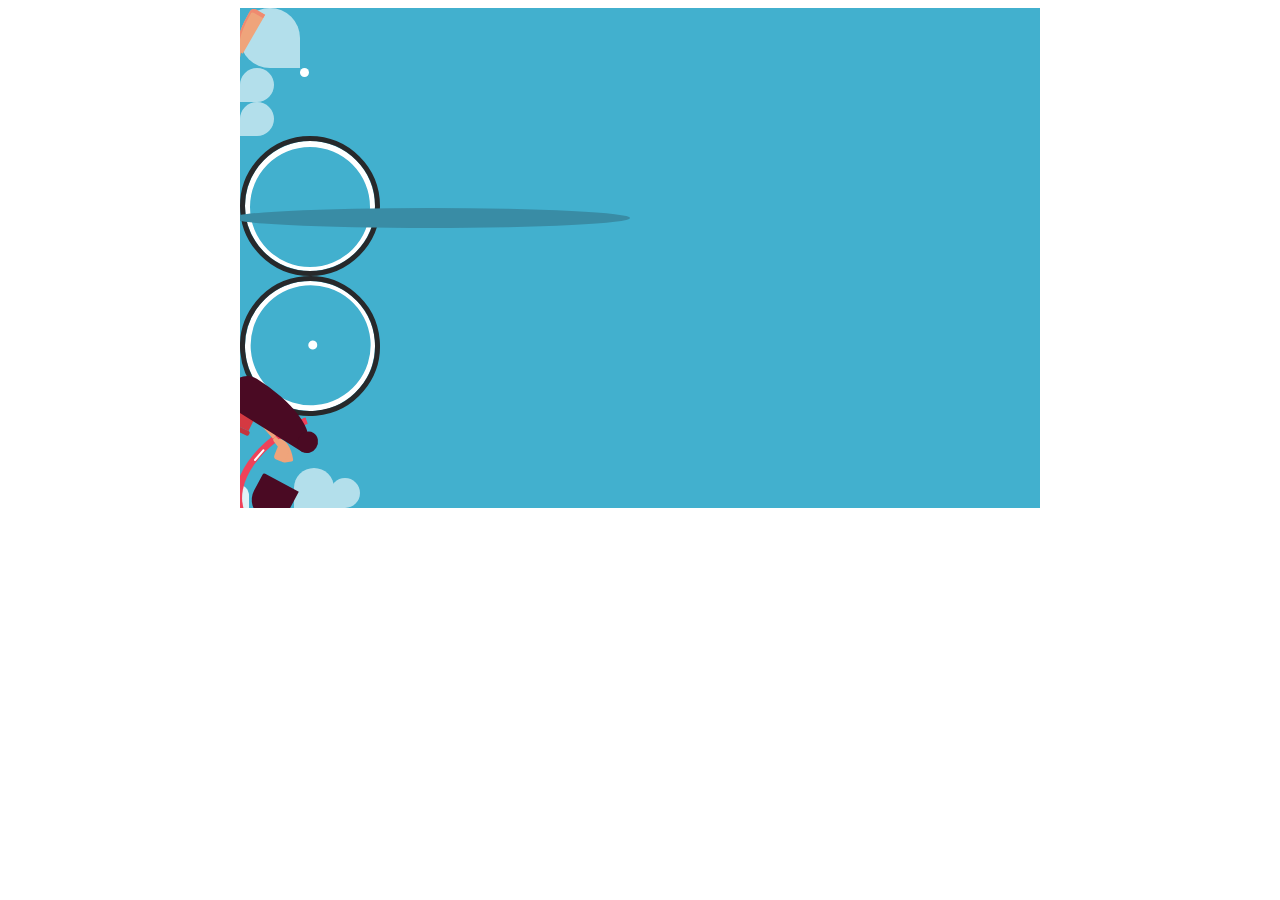
<file: index1722.html>
<!DOCTYPE html>
<html lang="en">
<head>
    <meta charset="UTF-8">
    <meta name="viewport" content="width=device-width, initial-scale=1.0">
    <title>Document</title>
</head>
<body>
    <style>
        .bike {
  width: 800px; height: 500px;
  margin: auto;
  position: relative;
  background: #42B0CE;
  overflow: hidden;
}x
  .bike *, .bike *::before, .bike *::after {
    position: absolute;
    content: '';
  }
  .bike__bike {
    top: 250px; left: 200px;
    width: 370px; height: 210px;
    z-index: 2;
  }
    .bike__bike:before {
      top: 200px; left: -10px;
      width: 400px; height: 20px;
      border-radius: 100%;
      background: #398CA5;
    }
  .bike__wheel {
    top: 68px; left: 9px;
    width: 140px; height: 140px;
    box-sizing: border-box;
    border-radius: 100%;
    border: 5px solid #27292B;
    box-shadow: inset 0 1px 0 5px white;
  }
    .bike__wheel:after {
      width: 9px; height: 9px;
      border-radius: 100%;
      background: white;
      z-index: 30;
    }
    .bike__wheel:nth-child(1):after {
      top: 60px; left: 60px;
    }
    .bike__wheel:nth-child(2):after {
      top: 63px; left: 59px;
    }
    .bike__wheel:nth-child(1) {
      animation: .8s bike-wheel-1 linear infinite;
    }
    .bike__wheel:nth-child(2) {
      left: 217px;
      transform: rotate(220deg);
      animation: .8s bike-wheel-2 linear infinite;
    }
    .bike_wheel .bike_needle:nth-child(1) {
      top: 18px; left: 16px;
      height: 42px; width: 42px;
      border-top: 4px solid white;
      border-left: 2px solid white;
      border-radius: 100% 0;
    }
      .bike_wheel .bike_needle:nth-child(1):before {
        top: -10px; left: 27px;
        height: 20px; width: 20px;
        background: #42B0CE;
        transform: rotate(-20deg);
      }
      .bike_wheel .bike_needle:nth-child(1):after {
        top: 25px; left: -7px;
        height: 24px; width: 24px;
        background: #42B0CE;
        transform: rotate(20deg);
      }
    .bike_wheel .bike_needle:nth-child(2) {
      top: 31px; left: 72px;
      height: 42px; width: 42px;
      border-top: 4px solid white;
      border-left: 2px solid white;
      border-radius: 100% 0;
      transform: rotate(112deg);
    }
      .bike_wheel .bike_needle:nth-child(2):before {
        top: -10px; left: 27px;
        height: 20px; width: 20px;
        background: #42B0CE;
        transform: rotate(-20deg);
      }
      .bike_wheel .bike_needle:nth-child(2):after {
        top: 25px; left: -7px;
        height: 24px; width: 24px;
        background: #42B0CE;
        transform: rotate(20deg);
      }
    .bike_wheel .bike_needle:nth-child(3) {
      top: 73px; left: 52px;
      height: 32px; width: 32px;
      border-top: 4px solid white;
      border-left: 2px solid white;
      border-radius: 100% 0;
      transform: rotate(-148deg);
    }
      .bike_wheel .bike_needle:nth-child(3):before {
        top: -10px; left: 37px;
        height: 20px; width: 20px;
        background: #42B0CE;
        transform: rotate(-20deg);
      }
      .bike_wheel .bike_needle:nth-child(3):after {
        top: 31px; left: -7px;
        height: 24px; width: 24px;
        background: #42B0CE;
        transform: rotate(20deg);
      }
  .bike__top-tube {
    top: 34px; left: 124px;
    width: 130px; height: 25px;
    box-sizing: border-box;
    border-radius: 0 100%;
    border-bottom: 7px solid #EF425A;
    border-left: 3px solid #EF425A;
    transform: rotate(4deg);
    animation: .8s bike-top-tube linear infinite;
  }
  .bike__down-tube {
    top: 62px; left: 182px;
    width: 64px; height: 100px;
    box-sizing: border-box;
    border-radius: 0 100%;
    border-left: 7px solid #EF425A;
    border-bottom: 7px solid #EF425A;
    transform: rotate(67deg);
    animation: .8s bike-down-tube linear infinite;
  }
    .bike__down-tube:after {
      top: 50px; left: 9px;
      width: 2px; height: 15px;
      box-sizing: border-box;
      border-radius: 2px;
      background: white;
      transform: rotate(-26deg);
    }
  .bike__seat-tube {
    top: 32px; left: 77px;
    width: 6px; height: 115px;
    background: #EF425A;
    transform: rotate(-21deg);
    box-shadow: inset 2px 0 0 0 #C73149;
  }
  .bike__seat-stays {
    top: 32px; left: 31px;
    width: 4px; height: 115px;
    background: #EF425A;
    transform: rotate(28deg);
  }
  .bike__chain-stays {
    top: 99px; left: 51px;
    width: 4px; height: 90px;
    background: #EF425A;
    transform: rotate(98deg);
  }
  .bike__star {
    top: 137px; left: 89px;
    width: 28px; height: 28px;
    background: #C73149;
    transform: rotate(45deg);
    border-radius: 2px;
    animation: .8s bike-star linear infinite;
    z-index: 3;
  }
    .bike__star:before {
      width: 28px; height: 28px;
      background: #C73149;
      transform: rotate(45deg);
      border-radius: 2px;
    }
    .bike__star:after {
      width: 28px; height: 28px;
      background: #C73149;
      transform: rotate(45deg);
      border-radius: 2px;
    }
  .bike__pedal {
    top: 11px; left: 12px;
    width: 42px; height: 2px;
    background: #27292B;
    transform-origin: left center;
    transform: rotate(59deg);
    z-index: 10;
  }
    .bike__pedal:before {
      top: -2px; left: 30px;
      width: 24px; height: 5px;
      background: #27292B;
      transform-origin: center center;
      transform: rotate(-94deg);
      animation: .8s bike-pedal linear infinite;
    }
  .bike__chain {
    top: 130px; left: 2px;
    width: 100px; height: 28px;
    box-sizing: border-box;
    transform: rotate(9deg);
    border-radius: 100% 0 0 100%;
    border: 3px solid #F9D276;
  }
  .bike__fo {
    top: 90px; left: 235px;
    width: 70px; height: 30px;
    box-sizing: border-box;
    border-radius: 100% 0;
    border-left: 4px solid #27292B;
    border-top: 4px solid #27292B;
    transform: rotate(-95deg);
    animation: .8s bike-fo linear infinite;
  }
  .bike__head-tube {
    top: 44px; left: 246px;
    width: 6px;
    border-style: solid;
    border-color: #EF425A transparent;
    border-width: 27px 3px 0;
    transform: rotate(-10deg);
    box-shadow: 0 3px 0 0 #EF425A;
    animation: .8s bike-head-tube linear infinite;
  }
    .bike__head-tube:before {
      top: -31px; left: -5px;
      width: 15px; height: 4px;
      background: #EF425A;
    }
    .bike__head-tube:after {
      top: -23px; left: 0px;
      width: 9px; height: 16px;
      box-sizing: border-box;
      border-top: 2px solid #F9D276;
      border-left: 2px solid #F9D276;
      border-bottom: 2px solid #F9D276;
      background: #27292B;
    }
  .bike__helm {
    top: 22px; left: 242px;
    width: 7px; height: 20px;
    background: #27292B;
    transform: rotate(-15deg);
    animation: .8s bike-helm linear infinite;
  }
    .bike__helm:before {
      top: -10px; left: 1px;
      width: 20px; height: 20px;
      border-radius: 100% 0 0 0;
      border-top: 5px solid #27292B;
      border-left: 5px solid #27292B;
      transform: rotate(54deg);
    }
    .bike__helm:after {
      top: -6.5px; left: 33px;
      width: 30px; height: 30px;
      border-radius: 0 0 100% 0;
      border-bottom: 5px solid #27292B;
      border-right: 5px solid #27292B;
      transform: rotate(54deg);
    }
  .bike__seat {
    top: 18px; left: 54px;
    width: 5px; height: 20px;
    background: #27292B;
    transform: rotate(-21deg);
  }
    .bike__seat:before {
      top: -16px; left: -13px;
      width: 40px; height: 24px;
      box-sizing: border-box;
      border-bottom: 4px solid #27292B;
      border-left: 4px solid #27292B;
      border-radius: 0 100%;
      transform: rotate(0deg);
    }
    .bike__seat:after {
      top: -13px; left: -7px;
      width: 36px; height: 16px;
      background: #27292B;
      border-radius: 0 100% 0 100%;
      transform: rotate(10deg);
    }
  .bike__lock {
    top: 46px; left: 201px;
    width: 20px; height: 30px;
    box-sizing: border-box;
    border: 3px solid #27292B;
    border-radius: 100% 100% 0 0;
    transform: rotate(20deg);
    animation: .8s bike-lock linear infinite;
  }
    .bike__lock:before {
      top: 22px; left: -3px;
      width: 20px; height: 8px;
      box-sizing: border-box;
      border-right: 6px solid #27292B;
      background: #F9D276;
      transform: rotate(0deg);
    }
    .bike__lock:after {
      top: 22px; left: 6px;
      border-bottom: 7px solid #EC4564;
      border-left: 5px solid transparent;
    }
  .bike__tubes {
    top: 0px; left: 70px;
    width: 124px; height: 170px;
    transform: rotate(0deg);
    animation: .8s bike-tubes linear infinite;
  }
  .bike__man {
    top: 60px; left: 280px;
    width: 300px; height: 400px;
    animation: .8s bike-man linear infinite;
  }
  .bike__butt {
    top: 138px; left: 23px;
    width: 40px; height: 40px;
    background: #4A0A23;
    border-radius: 2px 0 0 20px;
    transform: rotate(28deg);
    transform-origin: bottom right;
    animation: .8s bike-butt linear infinite;
    z-index: 5;
  }
  .bike__front-leg {
    top: 155px; left: 54px;
    width: 38px; height: 96px;
    background: #4A0A23;
    border-radius: 20px 20px 90% 0;
    transform-origin: left 22px;
    transform: rotate(-14deg);
    animation: .8s bike-front-leg linear infinite;
    z-index: 5;
  }
    .bike__front-leg:before {
      top: 85px; left: 0px;
      width: 22px; height: 20px;
      background: #4A0A23;
      border-radius: 100%;
      transform-origin: left top;
    }
    .bike_front-leg .bike_shin {
      top: 97px; left: 10px;
      width: 7px; height: 70px;
      background: #4A0A23;
      transform-origin: -3px top;
      transform: rotate(19deg);
      animation: .8s bike-front-leg-shin linear infinite;
    }
      .bike_front-leg .bike_shin:before {
        top: -12px; left: -15px;
        width: 22px; height: 28px;
        background: #4A0A23;
        border-radius: 100% 100% 0;
      }
      .bike_front-leg .bike_shin:after {
        top: 22px; left: -20px;
        border-left: 34px solid transparent;
        border-right: 6px solid transparent;
        border-top: 10px solid #4A0A23;
        transform: rotate(-112deg);
      }
    .bike_front-leg .bike_skin {
      top: 65px; left: 2px;
      width: 4px; height: 37px;
      background: linear-gradient(to bottom, #efa47b 0%, #efa47b 40%, #27292b 41%, #27292b 100%);
      border-radius: 0 0 2px 2px;
      transform: rotate(1deg);
    }
      .bike_front-leg .bike_skin:before {
        top: -1px; left: -5px;
        height: 0; width: 9px;
        border-top: 5px solid #75012C;
        border-left: 2px solid transparent;
        border-right: 3px solid transparent;
        transform: rotate(-10deg);
      }
      .bike_front-leg .bike_skin:after {
        top: 14px; left: -4px;
        width: 12px; height: 2px;
        border-radius: 2px;
        background: #27292B;
      }
    .bike_front-leg .bike_ked {
      top: 93px; left: 3px;
      width: 35px; height: 10px;
      background: #27292B;
      border-bottom: 3px solid white;
      border-radius: 10px 100% 2px 0;
      transform-origin: 5px top;
      transform: rotate(73deg);
      animation: .8s bike-front-leg-ked linear infinite;
    }
      .bike_front-leg .bike_ked:before {
        top: 5px; left: 32px;
        width: 20px; height: 5px;
        background: #27292B;
        border-bottom: 3px solid white;
        border-radius: 2px 6px 2px 2px;
        transform-origin: left 5px;
        transform: rotate(-70deg);
        animation: .8s bike-front-leg-ked-nose linear infinite;
      }
      .bike_front-leg .bike_ked:after {
        top: -3px; left: 2px;
        width: 12px; height: 5px;
        border-radius: 2px;
        background: #27292B;
        transform: rotate(-90deg);
      }
  .bike__back-leg {
    top: 157px; left: 70px;
    width: 38px; height: 96px;
    background: #4A0A23;
    border-radius: 20px 20px 90% 0;
    transform-origin: left 22px;
    transform: rotate(-58deg);
    animation: .8s bike-back-leg linear infinite;
    z-index: 1;
  }
    .bike__back-leg:before {
      top: 85px; left: 0px;
      width: 22px; height: 20px;
      background: #4A0A23;
      border-radius: 100%;
      -webkit-transform-origin: left top;
      transform-origin: left top;
    }
    .bike_back-leg .bike_shin {
      top: 97px; left: 10px;
      width: 7px; height: 70px;
      background: #4A0A23;
      transform-origin: -3px top;
      transform: rotate(101deg);
      animation: .8s bike-back-leg-shin linear infinite;
    }
      .bike_back-leg .bike_shin:before {
        top: -12px; left: -15px;
        width: 22px; height: 28px;
        background: #4A0A23;
        border-radius: 100% 100% 0;
      }
      .bike_back-leg .bike_shin:after {
        top: 22px; left: -20px;
        border-left: 34px solid transparent;
        border-right: 6px solid transparent;
        border-top: 10px solid #4A0A23;
        transform: rotate(-112deg);
      }
    .bike_back-leg .bike_skin {
      top: 65px; left: 2px;
      width: 4px; height: 37px;
      background: linear-gradient(to bottom, #efa47b 0%, #efa47b 40%, #27292b 41%, #27292b 100%);
      border-radius: 0 0 2px 2px;
      transform: rotate(1deg);
    }
      .bike_back-leg .bike_skin:before {
        top: -1px; left: -5px;
        height: 0; width: 9px;
        border-top: 5px solid #75012C;
        border-left: 2px solid transparent;
        border-right: 3px solid transparent;
        transform: rotate(-10deg);
      }
      .bike_back-leg .bike_skin:after {
        top: 14px; left: -4px;
        width: 12px; height: 2px;
        border-radius: 2px;
        background: #27292B;
      }
    .bike_back-leg .bike_ked {
      top: 94px; left: -2px;
      width: 35px; height: 10px;
      background: #27292B;
      border-bottom: 3px solid white;
      border-radius: 10px 100% 2px 0;
      transform-origin: 5px top;
      transform: rotate(-30deg);
      animation: .8s bike-back-leg-ked linear infinite;
    }
      .bike_back-leg .bike_ked:before {
        top: 5px; left: 32px;
        width: 20px; height: 5px;
        background: #27292B;
        border-bottom: 3px solid white;
        border-radius: 2px 6px 2px 2px;
        transform-origin: left 5px;
        transform: rotate(-10deg);
        animation: .8s bike-front-leg-ked-nose linear infinite;
      }
      .bike_back-leg .bike_ked:after {
        top: -3px; left: 2px;
        width: 12px; height: 5px;
        border-radius: 2px;
        background: #27292B;
        transform: rotate(-90deg);
      }
  .bike__shirt {
    top: 45px; left: 88px;
    width: 50px; height: 133px;
    border-radius: 100% 0;
    background: #D63942;
    transform: rotate(54deg);
    animation: .8s bike-shirt linear infinite;
    z-index: 5;
  }
    .bike__shirt:before {
      top: 53px; left: 0px;
      height: 0; width: 28px;
      border-bottom: 80px solid #D63942;
      border-left: 10px solid transparent;
      border-right: 25px solid transparent;
      border-radius: 0 0 100% 0 / 0 0 40% 0;
    }
    .bike__shirt:after {
      top: 3px; left: -5px;
      height: 131px; width: 50px;
      box-sizing: border-box;
      border-radius: 100% 0 100% 0;
      transform: rotate(-180deg);
      border-bottom: 8px solid #D63942;
      border-right: 8px solid #D63942;
    }
  .bike__collar {
    top: -14px; left: 45px;
    width: 6px; height: 20px;
    background: #EFA47B;
    border-radius: 0 0 4px 0;
    transform: rotate(0deg);
  }
    .bike__collar:before {
      top: 13px; left: -2px;
      width: 10px; height: 30px;
      background: #D63942;
    }
    .bike__collar:after {
      top: 7px; left: 3px;
      width: 6px; height: 6px;
      border-radius: 100%;
      background: #EFA47B;
    }
  .bike__arm {
    top: 117px; left: 135px;
    width: 15px; height: 45px;
    transform-origin: 30px -12px;
    animation: .8s bike-arm linear infinite;
    z-index: 5;
  }
    .bike__arm:after {
      top: 40px; left: -11px;
      width: 12px; height: 8px;
      border-radius: 40% 0 0 1px;
      background: #EFA47B;
      transform: rotate(10deg);
    }
    .bike__arm:before {
      top: 0px; left: 0px;
      width: 15px; height: 45px;
      background: #EFA47B;
      border-radius: 5px 0 0 80%;
      transform: rotate(30deg);
      box-shadow: inset 0 4px 0 0 #EF8A70, inset 2px 0 0 0 #EF8A70;
    }
  .bike__sleeve {
    top: -26px; left: 22px;
    width: 25px; height: 28px;
    background: #d53942;
    box-shadow: -1px -1px 0 0 rgba(0, 0, 0, 0.1);
    border-radius: 20px 20px 0 0;
    transform-origin: 5px top;
    transform: rotate(24deg);
  }
    .bike__sleeve:after {
      top: 28px; left: -2px;
      width: 29px; height: 5px;
      border-radius: 2px;
      background: #c5343d;
      transform-origin: left bottom;
    }
  .bike__forearm {
    top: -10px; left: -5px;
    height: 0; width: 4px;
    border-bottom: 52px solid #EFA47B;
    border-left: 2px solid transparent;
    border-right: 2px solid transparent;
    transform: rotate(139deg);
    transform-origin: bottom center;
    animation: .8s bike-forearm linear infinite;
  }
    .bike__forearm:before {
      top: 27px; left: -3px;
      width: 8px; height: 5px;
      border-top: 1px solid black;
      border-bottom: 1px solid black;
      transform: rotate(14deg);
    }
    .bike__forearm:after {
      top: 19px; left: -1px;
      width: 5px; height: 3px;
      border-top: 1px solid black;
      border-bottom: 1px solid black;
      transform: rotate(14deg);
    }
  .bike__hand {
    top: 4px; left: -1px;
    height: 15px; width: 5px;
    background: #EFA47B;
    border-radius: 3px 3px 0 0;
    transform: rotate(181deg);
    transform-origin: center top;
    animation: .8s bike-hand linear infinite;
  }
    .bike__hand:before {
      top: 5px; left: -2px;
      height: 24px; width: 12px;
      border-radius: 0 100% 2px 4px;
      transform: rotate(30deg);
      background: #EFA47B;
    }
    .bike__hand:after {
      top: 11px; left: -9px;
      height: 12px; width: 15px;
      border-radius: 4px 0 4px 4px;
      transform: rotate(-30deg);
      background: #EFA47B;
    }
  .bike__arm:nth-child(1) {
    top: 115px; left: 144px;
    width: 15px; height: 45px;
    transform-origin: 30px -12px;
    transform: rotate(2deg);
    animation: .8s bike-back-arm linear infinite;
    z-index: 1;
  }
    .bike__arm:nth-child(1):before {
      top: 40px; left: -11px;
      width: 12px; height: 8px;
      border-radius: 40% 0 0 1px;
      background: #DC7465;
      transform: rotate(10deg);
    }
    .bike__arm:nth-child(1):after {
      width: 15px; height: 45px;
      background: #DC7465;
      border-radius: 5px 0 0 80%;
      transform: rotate(30deg);
      box-shadow: inset 0 4px 0 0 #DC7465, inset 2px 0 0 0 #DC7465;
    }
  .bike_arm:nth-child(1) .bike_sleeve {
    top: -27px; left: 17px;
    width: 25px; height: 28px;
    background: #75012C;
    border-radius: 20px 20px 0 0;
    transform-origin: 5px top;
    transform: rotate(24deg);
  }
    .bike_arm:nth-child(1) .bike_sleeve:after {
      top: 28px; left: -3px;
      width: 30px; height: 5px;
      background: #75012C;
    }
  .bike_arm:nth-child(1) .bike_forearm {
    top: -10px; left: -5px;
    height: 0; width: 4px;
    border-bottom: 52px solid #DC7465;
    border-left: 2px solid transparent;
    border-right: 2px solid transparent;
    transform: rotate(135deg);
    transform-origin: bottom center;
    animation: .8s bike-back-forearm linear infinite;
  }
    .bike_arm:nth-child(1) .bike_forearm:before {
      top: 27px; left: -3px;
      width: 8px; height: 5px;
      border-top: 1px solid black;
      border-bottom: 1px solid black;
      transform: rotate(14deg);
    }
    .bike_arm:nth-child(1) .bike_forearm:after {
      top: 19px; left: -1px;
      width: 5px; height: 3px;
      border-top: 1px solid black;
      border-bottom: 1px solid black;
      transform: rotate(14deg);
    }
  .bike_arm:nth-child(1) .bike_hand {
    top: 4px; left: -1px;
    height: 15px; width: 5px;
    background: #DC7465;
    border-radius: 3px 3px 0 0;
    transform: rotate(181deg);
    transform-origin: center top;
    animation: .8s bike-back-hand linear infinite;
  }
    .bike_arm:nth-child(1) .bike_hand:before {
      top: 5px; left: -2px;
      height: 24px; width: 12px;
      border-radius: 0 100% 2px 4px;
      transform: rotate(30deg);
      background: #DC7465;
    }
    .bike_arm:nth-child(1) .bike_hand:after {
      top: 11px; left: -9px;
      height: 12px; width: 15px;
      border-radius: 4px 0 4px 4px;
      transform: rotate(-30deg);
      background: #DC7465;
    }
  .bike__head {
    top: 44px; left: 175px;
    width: 50px; height: 58px;
    background: #EFA47B;
    border-radius: 0 100%;
    transform: rotate(20deg);
    animation: .8s bike-head linear infinite;
  }
    .bike__head:before {
      top: -2px; left: 28px;
      width: 50px; height: 50px;
      border-radius: 100% 0;
      background: #EFA47B;
      transform: rotate(-40deg);
    }
    .bike__head:after {
      top: -10px; left: 20px;
      width: 40px; height: 40px;
      background: #EFA47B;
      transform: rotate(-20deg);
    }
  .bike__eye {
    top: 2px; left: 41px;
    width: 8px; height: 17px;
    border-radius: 100%;
    background: white;
    transform: rotate(-20deg);
    z-index: 1;
  }
    .bike__eye:nth-child(1) {
      box-shadow: 0 0 0 3px #EF8A70;
    }
    .bike__eye:nth-child(2) {
      top: -4px; left: 56px;
    }
    .bike__eye:before {
      top: 6px; left: 4px;
      width: 5px; height: 7px;
      box-sizing: border-box;
      box-shadow: inset 1px 0 0 2px black;
      background: white;
      border-radius: 100%;
    }
    .bike__eye:after {
      top: -3px; left: -3px;
      width: 13px; height: 3px;
      border-radius: 1px;
      background: #75012C;
    }
  .bike__nose {
    top: -10px; left: 50px;
    width: 5px; height: 30px;
    border-radius: 0 0 0 100%;
    background: #EF425A;
    transform: rotate(-20deg);
    z-index: 18;
  }
    .bike__nose:before {
      top: 22px; left: 4px;
      width: 14px; height: 10px;
      box-sizing: border-box;
      background: #EF425A;
      border-radius: 100%;
      transform: rotate(-25deg);
    }
    .bike__nose:after {
      top: 3px; left: 3px;
      width: 4px; height: 25px;
      border-radius: 1px;
      background: #EF425A;
      transform: rotate(-10deg);
    }
  .bike__month {
    top: 36px; left: 33px;
    width: 23px; height: 15px;
    border-radius: 100% 0 100% 100%;
    background: white;
  }
  .bike__whisker:nth-child(3) {
    top: 6px; left: 60px;
    width: 17px; height: 23px;
    border-radius: 100%;
    background: #75012C;
    transform: rotate(-30deg);
    z-index: 17;
  }
    .bike__whisker:nth-child(3):before {
      top: 12px; left: 0px;
      width: 19px; height: 14px;
      background: #75012C;
      border-radius: 0 0 0 100%;
    }
    .bike__whisker:nth-child(3):after {
      top: 11px; left: 19px;
      width: 19px; height: 13px;
      background: #75012C;
      border-radius: 0 0 100% 0;
      transform: rotate(-6deg);
    }
  .bike__whisker:nth-child(6) {
    top: 12px; left: 39px;
    width: 25px; height: 25px;
    border-radius: 100%;
    background: #75012C;
    z-index: 19;
  }
    .bike__whisker:nth-child(6):before {
      top: 12px; left: -5px;
      width: 30px; height: 17px;
      background: #75012C;
      border-radius: 2px 0 100% 0;
    }
    .bike__whisker:nth-child(6):after {
      top: 10.5px; left: -24px;
      width: 19px; height: 17px;
      background: #75012C;
      border-radius: 0 0 0 100%;
      transform: rotate(10deg);
    }
  .bike__cap {
    top: -28px; left: -5px;
    width: 60px; height: 20px;
    border-radius: 100%;
    background: #D63942;
    transform: rotate(-3deg);
    z-index: 20;
  }
    .bike__cap:before {
      top: 7px; left: -2px;
      width: 15px; height: 31px;
      background: #D63942;
      border-radius: 100% 100% 100% 0;
      transform: rotate(-9deg);
    }
    .bike__cap:after {
      top: 13.5px; left: -2px;
      width: 58px; height: 17px;
      background: #D63942;
      border-radius: 20px;
      transform: rotate(-20deg);
    }
  .bike__peak {
    top: -23px; left: 50px;
    width: 39px; height: 39px;
    border-radius: 100% 0;
    background: #A92731;
    transform: rotate(-14deg);
    z-index: 21;
  }
    .bike__peak:before {
      top: -3px; left: -1px;
      width: 39px; height: 18px;
      border-radius: 0 100%;
      background: #A92731;
      transform: rotate(-42deg);
    }
    .bike__peak:after {
      top: 14px; left: -12px;
      width: 17px; height: 17px;
      border-right: 4px solid #A92731;
      border-top: 4px solid #A92731;
      border-radius: 0 100% 0 0;
      transform: rotate(53deg);
    }
  .bike__peak-parts {
    top: 14px; left: 2px;
    width: 10px; height: 10px;
    background: #A92731;
  }
    .bike__peak-parts:before {
      top: 15.5px; left: -13px;
      border-bottom: 10px solid #A92731;
      border-left: 14px solid transparent;
      transform: rotate(-7deg);
    }
  .bike__cloud-1 {
    top: 70px; left: 300px;
    width: 60px; height: 60px;
    border-radius: 100% 100% 0 100%;
    background: white;
    animation: .8s bike-cloud linear infinite;
    animation-delay: -.2s;
    opacity: .6;
  }
    .bike__cloud-1:before {
      bottom: 0; left: 54px;
      width: 40px; height: 40px;
      border-radius: 100% 100% 0 0;
      background: white;
    }
    .bike__cloud-1:after {
      bottom: 0; left: 90px;
      width: 30px; height: 30px;
      border-radius: 100% 100% 100% 0;
      background: white;
    }
  .bike__cloud-2 {
    top: 172px; left: 110px;
    width: 34px; height: 34px;
    border-radius: 100% 100% 100% 0;
    background: white;
    animation: .8s bike-cloud linear infinite;
    animation-delay: -.5s;
    opacity: .6;
  }
    .bike__cloud-2:before {
      bottom: 0; left: -15px;
      width: 24px; height: 24px;
      border-radius: 100% 100% 0 0;
      background: white;
    }
    .bike__cloud-2:after {
      bottom: 0; left: -30px;
      width: 20px; height: 20px;
      border-radius: 100% 100% 0 100%;
      background: white;
    }
  .bike__cloud-3 {
    top: 172px; left: 630px;
    width: 34px; height: 34px;
    border-radius: 100% 100% 100% 0;
    background: white;
    animation: .8s bike-cloud linear infinite;
    animation-delay: -.8s;
    opacity: .6;
  }
    .bike__cloud-3:before {
      bottom: 0; left: -15px;
      width: 24px; height: 24px;
      border-radius: 100% 100% 0 0;
      background: white;
    }
    .bike__cloud-3:after {
      bottom: 0; left: -30px;
      width: 20px; height: 20px;
      border-radius: 100% 100% 0 100%;
      background: white;
    }

@keyframes bike-wheel-1 {
  0% { left: 9px; }
  5% { left: 9px; }
  10% { left: 8px; }
  15% { left: 6px; }
  20% { left: 3px; }
  25% { left: 0px; }
  30% { left: -4px; }
  35% { left: -8px; }
  40% { left: -10px; }
  45% { left: -12px; }
  50% { left: -12px; }
  55% { left: -12px; }
  60% { left: -12px; }
  65% { left: -10px; }
  70% { left: -7px; }
  75% { left: -3px; }
  80% { left: 2px; }
  85% { left: 5px; }
  90% { left: 8px; }
  95% { left: 9px; }
  100% { left: 9px; }
  0% { transform: rotate(0deg); }
  100% { transform: rotate(720deg); }
}
@keyframes bike-wheel-2 {
  0% { transform: rotate(0deg); }
  100% { transform: rotate(720deg); }

  0% { left: 217px; }
  5% { left: 217px; }
  10% { left: 218px; }
  15% { left: 221px; }
  20% { left: 224px; }
  25% { left: 228px; }
  30% { left: 233px; }
  35% { left: 236px; }
  40% { left: 239px; }
  45% { left: 241px; }
  50% { left: 241px; }
  55% { left: 241px; }
  60% { left: 241px; }
  65% { left: 239px; }
  70% { left: 236px; }
  75% { left: 232px; }
  80% { left: 227px; }
  85% { left: 222px; }
  90% { left: 219px; }
  95% { left: 217px; }
  100% { left: 217px; }
}
@keyframes bike-star {
  0% {
    top: 135px; left: 89px;
    transform: rotate(43deg);
  }
  5% {
    top: 135px; left: 89px;
    transform: rotate(53deg);
  }
  10% {
    top: 135px; left: 89px;
    transform: rotate(77deg);
  }
  15% {
    top: 135px; left: 89px;
    transform: rotate(94deg);
  }
  20% {
    top: 135px; left: 93px;
    transform: rotate(114deg);
  }
  25% {
    top: 135px; left: 93px;
    transform: rotate(130deg);
  }
  30% {
    top: 135px; left: 99px;
    transform: rotate(152deg);
  }
  35% {
    top: 132px; left: 99px;
    transform: rotate(172deg);
  }
  40% {
    top: 131px; left: 102px;
    transform: rotate(192deg);
  }
  45% {
    top: 126px; left: 102px;
    transform: rotate(212deg);
  }
  50% {
    top: 126px; left: 102px;
    transform: rotate(232deg);
  }
  55% {
    top: 130px; left: 102px;
    transform: rotate(242deg);
  }
  60% {
    top: 130px; left: 102px;
    transform: rotate(252deg);
  }
  65% {
    top: 130px; left: 102px;
    transform: rotate(271deg);
  }
  70% {
    top: 130px; left: 102px;
    transform: rotate(288deg);
  }
  75% {
    top: 132px; left: 100px;
    transform: rotate(303deg);
  }
  80% {
    top: 132px; left: 100px;
    transform: rotate(325deg);
  }
  85% {
    top: 130px; left: 100px;
    transform: rotate(355deg);
  }
  90% {
    top: 135px; left: 93px;
    transform: rotate(370deg);
  }
  95% {
    top: 136px; left: 87px;
    transform: rotate(385deg);
  }
  100% {
    top: 135px; left: 89px;
    transform: rotate(43deg);
  }
}
@keyframes bike-pedal {
  0% { transform: rotate(-94deg); }
  5% { transform: rotate(-106deg); }
  10% { transform: rotate(-130deg); }
  15% { transform: rotate(-146deg); }
  20% { transform: rotate(-170deg); }
  25% { transform: rotate(-187deg); }
  30% { transform: rotate(-213deg); }
  35% { transform: rotate(-233deg); }
  40% { transform: rotate(-253deg); }
  45% { transform: rotate(-273deg); }
  50% { transform: rotate(-293deg); }
  55% { transform: rotate(-303deg); }
  60% { transform: rotate(-314deg); }
  65% { transform: rotate(-334deg); }
  70% { transform: rotate(-349deg); }
  75% { transform: rotate(-362deg); }
  80% { transform: rotate(-382deg); }
  85% { transform: rotate(-407deg); }
  90% { transform: rotate(-421deg); }
  95% { transform: rotate(-435deg); }
  100% { transform: rotate(-94deg); }
}
@keyframes bike-top-tube {
  0% {
    top: 34px; left: 124px;
    transform: rotate(4deg);
  }
  5% {
    top: 34px; left: 124px;
    transform: rotate(5deg);
  }
  10% {
    top: 35px; left: 124px;
    transform: rotate(5.5deg);
  }
  15% {
    top: 35px; left: 124px;
    transform: rotate(6deg);
  }
  20% {
    top: 37px; left: 124px;
    transform: rotate(7deg);
  }
  25% {
    top: 39px; left: 124px;
    transform: rotate(8deg);
  }
  30% {
    top: 43px; left: 124px;
    transform: rotate(9deg);
  }
  35% {
    top: 47px; left: 124px;
    transform: rotate(9deg);
  }
  40% {
    top: 50px; left: 124px;
    transform: rotate(9deg);
  }
  45% {
    top: 51px; left: 124px;
    transform: rotate(10deg);
  }
  50% {
    top: 52px; left: 124px;
    transform: rotate(9deg);
  }
  55% {
    top: 52px; left: 124px;
    transform: rotate(9deg);
  }
  60% {
    top: 52px; left: 124px;
    transform: rotate(8deg);
  }
  65% {
    top: 52px; left: 124px;
    transform: rotate(7deg);
  }
  70% {
    top: 50px; left: 124px;
    transform: rotate(6deg);
  }
  75% {
    top: 45px; left: 124px;
    transform: rotate(5deg);
  }
  80% {
    top: 40px; left: 124px;
    transform: rotate(4deg);
  }
  85% {
    top: 36px; left: 124px;
    transform: rotate(4deg);
  }
  90% {
    top: 35px; left: 124px;
    transform: rotate(4deg);
  }
  95% {
    top: 35px; left: 124px;
    transform: rotate(4deg);
  }
  100% {
    top: 34px; left: 124px;
    transform: rotate(4deg);
  }
}
@keyframes bike-down-tube {
  0% {
    top: 62px; left: 182px;
    transform: rotate(67deg);
  }
  5% {
    top: 62px; left: 182px;
    transform: rotate(67deg);
  }
  10% {
    top: 63px; left: 182px;
    transform: rotate(67deg);
  }
  15% {
    top: 63px; left: 182px;
    transform: rotate(69deg);
  }
  20% {
    top: 63px; left: 182px;
    transform: rotate(72deg);
  }
  25% {
    top: 67px; left: 182px;
    transform: rotate(72deg);
  }
  30% {
    top: 71px; left: 182px;
    transform: rotate(75deg);
  }
  35% {
    top: 71px; left: 184px;
    transform: rotate(77deg);
  }
  40% {
    top: 73px; left: 179px;
    transform: rotate(80deg);
  }
  45% {
    top: 75px; left: 179px;
    transform: rotate(80deg);
  }
  50% {
    top: 75px; left: 179px;
    transform: rotate(80deg);
  }
  55% {
    top: 75px; left: 179px;
    transform: rotate(80deg);
  }
  60% {
    top: 77px; left: 181px;
    transform: rotate(76deg);
  }
  65% {
    top: 77px; left: 181px;
    transform: rotate(73deg);
  }
  70% {
    top: 77px; left: 177px;
    transform: rotate(70deg);
  }
  75% {
    top: 72px; left: 179px;
    transform: rotate(67deg);
  }
  80% {
    top: 66px; left: 182px;
    transform: rotate(67deg);
  }
  85% {
    top: 63px; left: 182px;
    transform: rotate(67deg);
  }
  90% {
    top: 61px; left: 182px;
    transform: rotate(67deg);
  }
  95% {
    top: 61px; left: 182px;
    transform: rotate(67deg);
  }
  100% {
    top: 62px; left: 182px;
    transform: rotate(67deg);
  }
}
@keyframes bike-fo {
  0% {
    top: 90px; left: 233px;
    transform: rotate(-90deg);
  }
  5% {
    top: 90px; left: 233px;
    transform: rotate(-90deg);
  }
  10% {
    top: 90px; left: 232px;
    transform: rotate(-90deg);
  }
  15% {
    top: 93px; left: 238px;
    transform: rotate(-100deg);
  }
  20% {
    top: 93px; left: 239px;
    transform: rotate(-102deg);
  }
  25% {
    top: 95px; left: 241px;
    transform: rotate(-105deg);
  }
  30% {
    top: 97px; left: 245px;
    transform: rotate(-115deg);
  }
  35% {
    top: 97px; left: 245px;
    transform: rotate(-115deg);
  }
  40% {
    top: 97px; left: 245px;
    transform: rotate(-115deg);
  }
  45% {
    top: 100px; left: 247px;
    transform: rotate(-121deg);
  }
  50% {
    top: 102px; left: 247px;
    transform: rotate(-121deg);
  }
  55% {
    top: 102px; left: 246px;
    transform: rotate(-121deg);
  }
  60% {
    top: 102px; left: 246px;
    transform: rotate(-121deg);
  }
  65% {
    top: 102px; left: 246px;
    transform: rotate(-121deg);
  }
  70% {
    top: 100px; left: 246px;
    transform: rotate(-119deg);
  }
  75% {
    top: 97px; left: 242px;
    transform: rotate(-110deg);
  }
  80% {
    top: 94px; left: 239px;
    transform: rotate(-103deg);
  }
  85% {
    top: 91px; left: 239px;
    transform: rotate(-103deg);
  }
  90% {
    top: 90px; left: 237px;
    transform: rotate(-98deg);
  }
  95% {
    top: 90px; left: 237px;
    transform: rotate(-98deg);
  }
  100% {
    top: 90px; left: 233px;
    transform: rotate(-90deg);
  }
}
@keyframes bike-head-tube {
  0% {
    top: 44px; left: 246px;
    transform: rotate(-10deg);
  }
  5% {
    top: 44px; left: 246px;
    transform: rotate(-10deg);
  }
  10% {
    top: 44px; left: 246px;
    transform: rotate(-10deg);
  }
  15% {
    top: 48px; left: 246px;
    transform: rotate(-8deg);
  }
  20% {
    top: 51px; left: 246px;
    transform: rotate(-11deg);
  }
  25% {
    top: 55px; left: 246px;
    transform: rotate(-8deg);
  }
  30% {
    top: 59px; left: 246px;
    transform: rotate(-8deg);
  }
  35% {
    top: 59px; left: 247px;
    transform: rotate(-10deg);
  }
  40% {
    top: 63px; left: 246px;
    transform: rotate(-6deg);
  }
  45% {
    top: 66px; left: 246px;
    transform: rotate(-6deg);
  }
  50% {
    top: 68px; left: 246px;
    transform: rotate(-6deg);
  }
  55% {
    top: 68px; left: 245px;
    transform: rotate(-8deg);
  }
  60% {
    top: 67px; left: 245px;
    transform: rotate(-8deg);
  }
  65% {
    top: 65px; left: 245px;
    transform: rotate(-8deg);
  }
  70% {
    top: 62px; left: 245px;
    transform: rotate(-8deg);
  }
  75% {
    top: 56px; left: 245px;
    transform: rotate(-9deg);
  }
  80% {
    top: 50px; left: 245px;
    transform: rotate(-11deg);
  }
  85% {
    top: 47px; left: 245px;
    transform: rotate(-11deg);
  }
  90% {
    top: 45px; left: 245px;
    transform: rotate(-11deg);
  }
  95% {
    top: 44px; left: 245px;
    transform: rotate(-11deg);
  }
  100% {
    top: 44px; left: 246px;
    transform: rotate(-10deg);
  }
}
@keyframes bike-helm {
  0% {
    top: 22px; left: 242px;
    transform: rotate(-15deg);
  }
  5% {
    top: 22px; left: 242px;
    transform: rotate(-15deg);
  }
  10% {
    top: 22px; left: 242px;
    transform: rotate(-10deg);
  }
  15% {
    top: 26px; left: 244px;
    transform: rotate(-12deg);
  }
  20% {
    top: 28px; left: 244px;
    transform: rotate(-12deg);
  }
  25% {
    top: 32px; left: 244px;
    transform: rotate(-12deg);
  }
  30% {
    top: 36px; left: 244px;
    transform: rotate(-12deg);
  }
  35% {
    top: 40px; left: 245px;
    transform: rotate(-7deg);
  }
  40% {
    top: 43px; left: 245px;
    transform: rotate(-7deg);
  }
  45% {
    top: 45px; left: 245px;
    transform: rotate(-7deg);
  }
  50% {
    top: 46px; left: 244px;
    transform: rotate(-8deg);
  }
  55% {
    top: 46px; left: 244px;
    transform: rotate(-6deg);
  }
  60% {
    top: 44px; left: 243px;
    transform: rotate(-10deg);
  }
  65% {
    top: 42px; left: 242px;
    transform: rotate(-10deg);
  }
  70% {
    top: 39px; left: 242px;
    transform: rotate(-10deg);
  }
  75% {
    top: 34px; left: 242px;
    transform: rotate(-10deg);
  }
  80% {
    top: 30px; left: 242px;
    transform: rotate(-15deg);
  }
  85% {
    top: 25px; left: 242px;
    transform: rotate(-15deg);
  }
  90% {
    top: 22px; left: 242px;
    transform: rotate(-15deg);
  }
  95% {
    top: 22px; left: 242px;
    transform: rotate(-15deg);
  }
  100% {
    top: 22px; left: 242px;
    transform: rotate(-15deg);
  }
}
@keyframes bike-lock {
  0% {
    top: 46px; left: 201px;
    transform: rotate(20deg);
  }
  5% {
    top: 46px; left: 201px;
    transform: rotate(11deg);
  }
  10% {
    top: 47px; left: 203px;
    transform: rotate(5deg);
  }
  15% {
    top: 49px; left: 204px;
    transform: rotate(-1deg);
  }
  20% {
    top: 51px; left: 205px;
    transform: rotate(-2deg);
  }
  25% {
    top: 54px; left: 205px;
    transform: rotate(-2deg);
  }
  30% {
    top: 58px; left: 205px;
    transform: rotate(-2deg);
  }
  35% {
    top: 62px; left: 205px;
    transform: rotate(-2deg);
  }
  40% {
    top: 65px; left: 204px;
    transform: rotate(0deg);
  }
  45% {
    top: 67px; left: 203px;
    transform: rotate(5deg);
  }
  50% {
    top: 67px; left: 202px;
    transform: rotate(15deg);
  }
  55% {
    top: 67px; left: 201px;
    transform: rotate(25deg);
  }
  60% {
    top: 66px; left: 199px;
    transform: rotate(27deg);
  }
  65% {
    top: 65px; left: 199px;
    transform: rotate(37deg);
  }
  70% {
    top: 63px; left: 198px;
    transform: rotate(37deg);
  }
  75% {
    top: 58px; left: 199px;
    transform: rotate(38deg);
  }
  80% {
    top: 51px; left: 199px;
    transform: rotate(34deg);
  }
  85% {
    top: 48px; left: 199px;
    transform: rotate(34deg);
  }
  90% {
    top: 47px; left: 200px;
    transform: rotate(30deg);
  }
  95% {
    top: 46px; left: 202px;
    transform: rotate(23deg);
  }
  100% {
    top: 46px; left: 201px;
    transform: rotate(20deg);
  }
}
@keyframes bike-tubes {
  0% {
    top: 0px; left: 70px;
    transform: rotate(0deg);
  }
  5% {
    top: 0px; left: 70px;
    transform: rotate(1deg);
  }
  10% {
    top: 0px; left: 70px;
    transform: rotate(2deg);
  }
  15% {
    top: 0px; left: 70px;
    transform: rotate(3deg);
  }
  20% {
    top: 0px; left: 70px;
    transform: rotate(3.5deg);
  }
  25% {
    top: 2px; left: 68px;
    transform: rotate(5deg);
  }
  30% {
    top: 6px; left: 66px;
    transform: rotate(8deg);
  }
  35% {
    top: 10px; left: 64px;
    transform: rotate(10deg);
  }
  40% {
    top: 12px; left: 62px;
    transform: rotate(12deg);
  }
  45% {
    top: 13px; left: 62px;
    transform: rotate(13deg);
  }
  50% {
    top: 13px; left: 62px;
    transform: rotate(11deg);
  }
  55% {
    top: 13px; left: 62px;
    transform: rotate(13deg);
  }
  60% {
    top: 13px; left: 62px;
    transform: rotate(13deg);
  }
  65% {
    top: 12px; left: 62px;
    transform: rotate(11deg);
  }
  70% {
    top: 11px; left: 64px;
    transform: rotate(10deg);
  }
  75% {
    top: 9px; left: 66px;
    transform: rotate(8deg);
  }
  80% {
    top: 6px; left: 66px;
    transform: rotate(5deg);
  }
  85% {
    top: 4px; left: 67px;
    transform: rotate(3deg);
  }
  90% {
    top: 2px; left: 68px;
    transform: rotate(1deg);
  }
  95% {
    top: 1px; left: 70px;
    transform: rotate(0deg);
  }
  100% {
    top: 0px; left: 70px;
    transform: rotate(0deg);
  }
}
@keyframes bike-man {
  0% { top: 60px; left: 280px; }
  5% { top: 63px; left: 276px; }
  10% { top: 71px; left: 267px; }
  15% { top: 78px; left: 259px; }
  20% { top: 86px; left: 255px; }
  25% { top: 96px; left: 256px; }
  30% { top: 100px; left: 259px; }
  35% { top: 98px; left: 268px; }
  40% { top: 93px; left: 278px; }
  45% { top: 88px; left: 285px; }
  50% { top: 86px; left: 287px; }
  55% { top: 86px; left: 283px; }
  60% { top: 89px; left: 273px; }
  65% { top: 92px; left: 261px; }
  70% { top: 93px; left: 252px; }
  75% { top: 90px; left: 252px; }
  80% { top: 83px; left: 257px; }
  85% { top: 74px; left: 266px; }
  90% { top: 70px; left: 274px; }
  95% { top: 67px; left: 279px; }
  100% { top: 60px; left: 280px; }
}
@keyframes bike-shirt {
  0% {
    top: 45px; left: 88px;
    transform: rotate(54deg);
  }
  5% {
    top: 45px; left: 86px;
    transform: rotate(57deg);
  }
  10% {
    top: 38px; left: 89px;
    transform: rotate(60deg);
  }
  15% {
    top: 40px; left: 90px;
    transform: rotate(56deg);
  }
  20% {
    top: 40px; left: 91px;
    transform: rotate(56deg);
  }
  25% {
    top: 35px; left: 91px;
    transform: rotate(56deg);
  }
  30% {
    top: 33px; left: 91px;
    transform: rotate(56deg);
  }
  35% {
    top: 33px; left: 91px;
    transform: rotate(56deg);
  }
  40% {
    top: 38px; left: 91px;
    transform: rotate(56deg);
  }
  45% {
    top: 36px; left: 91px;
    transform: rotate(56deg);
  }
  50% {
    top: 37px; left: 92px;
    transform: rotate(59deg);
  }
  55% {
    top: 36px; left: 92px;
    transform: rotate(59deg);
  }
  60% {
    top: 32px; left: 92px;
    transform: rotate(59deg);
  }
  65% {
    top: 28px; left: 92px;
    transform: rotate(59deg);
  }
  70% {
    top: 28px; left: 92px;
    transform: rotate(59deg);
  }
  75% {
    top: 35px; left: 93px;
    transform: rotate(55deg);
  }
  80% {
    top: 41px; left: 90px;
    transform: rotate(55deg);
  }
  85% {
    top: 46px; left: 90px;
    transform: rotate(51deg);
  }
  90% {
    top: 46px; left: 90px;
    transform: rotate(51deg);
  }
  95% {
    top: 46px; left: 90px;
    transform: rotate(51deg);
  }
  100% {
    top: 45px; left: 88px;
    transform: rotate(54deg);
  }
}
@keyframes bike-head {
  0% {
    top: 44px; left: 175px;
    transform: rotate(20deg);
  }
  5% {
    top: 44px; left: 177px;
    transform: rotate(20deg);
  }
  10% {
    top: 44px; left: 180px;
    transform: rotate(18deg);
  }
  15% {
    top: 44px; left: 181px;
    transform: rotate(18deg);
  }
  20% {
    top: 44px; left: 182px;
    transform: rotate(18deg);
  }
  25% {
    top: 44px; left: 183px;
    transform: rotate(17deg);
  }
  30% {
    top: 44px; left: 184px;
    transform: rotate(17deg);
  }
  35% {
    top: 45px; left: 182px;
    transform: rotate(17deg);
  }
  40% {
    top: 45px; left: 182px;
    transform: rotate(17deg);
  }
  45% {
    top: 45px; left: 183px;
    transform: rotate(17deg);
  }
  50% {
    top: 45px; left: 183px;
    transform: rotate(17deg);
  }
  55% {
    top: 45px; left: 184px;
    transform: rotate(17deg);
  }
  60% {
    top: 46px; left: 186px;
    transform: rotate(17deg);
  }
  65% {
    top: 46px; left: 187px;
    transform: rotate(17deg);
  }
  70% {
    top: 46px; left: 187px;
    transform: rotate(17deg);
  }
  75% {
    top: 47px; left: 185px;
    transform: rotate(17deg);
  }
  80% {
    top: 47px; left: 180px;
    transform: rotate(17deg);
  }
  85% {
    top: 47px; left: 176px;
    transform: rotate(14deg);
  }
  90% {
    top: 47px; left: 176px;
    transform: rotate(17deg);
  }
  95% {
    top: 44px; left: 175px;
    transform: rotate(20deg);
  }
  100% {
    top: 44px; left: 175px;
    transform: rotate(20deg);
  }
}
@keyframes bike-back-arm {
  0% { transform: rotate(2deg); }
  5% { transform: rotate(0deg); }
  10% { transform: rotate(-4deg); }
  15% { transform: rotate(-9deg); }
  20% { transform: rotate(-12deg); }
  25% { transform: rotate(-10deg); }
  30% { transform: rotate(-7deg); }
  35% { transform: rotate(-1deg); }
  40% { transform: rotate(2deg); }
  45% { transform: rotate(2deg); }
  50% { transform: rotate(2deg); }
  55% { transform: rotate(0deg); }
  60% { transform: rotate(-4deg); }
  65% { transform: rotate(-10deg); }
  70% { transform: rotate(-14deg); }
  75% { transform: rotate(-13deg); }
  80% { transform: rotate(-8deg); }
  85% { transform: rotate(-1deg); }
  90% { transform: rotate(1deg); }
  95% { transform: rotate(1deg); }
  100% { transform: rotate(2deg); }
}
@keyframes bike-back-forearm {
  0% { transform: rotate(135deg); }
  5% { transform: rotate(133deg); }
  10% { transform: rotate(125deg); }
  15% { transform: rotate(120deg); }
  20% { transform: rotate(116deg); }
  25% { transform: rotate(108deg); }
  30% { transform: rotate(108deg); }
  35% { transform: rotate(110deg); }
  40% { transform: rotate(121deg); }
  45% { transform: rotate(132deg); }
  50% { transform: rotate(137deg); }
  55% { transform: rotate(136deg); }
  60% { transform: rotate(131deg); }
  65% { transform: rotate(127deg); }
  70% { transform: rotate(124deg); }
  75% { transform: rotate(120deg); }
  80% { transform: rotate(118deg); }
  85% { transform: rotate(119deg); }
  90% { transform: rotate(128deg); }
  95% { transform: rotate(138deg); }
  100% { transform: rotate(135deg); }
}
@keyframes bike-back-hand {
  0% { transform: rotate(181deg); }
  5% { transform: rotate(181deg); }
  10% { transform: rotate(181deg); }
  15% { transform: rotate(201deg); }
  20% { transform: rotate(210deg); }
  25% { transform: rotate(210deg); }
  30% { transform: rotate(210deg); }
  35% { transform: rotate(213deg); }
  40% { transform: rotate(212deg); }
  45% { transform: rotate(212deg); }
  50% { transform: rotate(180deg); }
  55% { transform: rotate(180deg); }
  60% { transform: rotate(193deg); }
  65% { transform: rotate(201deg); }
  70% { transform: rotate(201deg); }
  75% { transform: rotate(210deg); }
  80% { transform: rotate(200deg); }
  85% { transform: rotate(200deg); }
  90% { transform: rotate(200deg); }
  95% { transform: rotate(200deg); }
  100% { transform: rotate(181deg); }
}
@keyframes bike-back-leg {
  0% { transform: rotate(-58deg); }
  5% { transform: rotate(-64deg); }
  10% { transform: rotate(-74deg); }
  15% { transform: rotate(-76deg); }
  20% { transform: rotate(-76deg); }
  25% { transform: rotate(-76deg); }
  30% { transform: rotate(-64deg); }
  35% { transform: rotate(-53deg); }
  40% { transform: rotate(-43deg); }
  45% { transform: rotate(-28deg); }
  50% { transform: rotate(-23deg); }
  55% { transform: rotate(-25deg); }
  60% { transform: rotate(-33deg); }
  65% { transform: rotate(-40deg); }
  70% { transform: rotate(-54deg); }
  75% { transform: rotate(-62deg); }
  80% { transform: rotate(-62deg); }
  85% { transform: rotate(-65deg); }
  90% { transform: rotate(-63deg); }
  95% { transform: rotate(-57deg); }
  100% { transform: rotate(-58deg); }
}
@keyframes bike-back-leg-shin {
  0% { transform: rotate(101deg); }
  5% { transform: rotate(99deg); }
  10% { transform: rotate(99deg); }
  15% { transform: rotate(92deg); }
  20% { transform: rotate(88deg); }
  25% { transform: rotate(90deg); }
  30% { transform: rotate(82deg); }
  35% { transform: rotate(72deg); }
  40% { transform: rotate(68deg); }
  45% { transform: rotate(53deg); }
  50% { transform: rotate(52deg); }
  55% { transform: rotate(61deg); }
  60% { transform: rotate(74deg); }
  65% { transform: rotate(84deg); }
  70% { transform: rotate(100deg); }
  75% { transform: rotate(111deg); }
  80% { transform: rotate(113deg); }
  85% { transform: rotate(115deg); }
  90% { transform: rotate(112deg); }
  95% { transform: rotate(105deg); }
  100% { transform: rotate(101deg); }
}
@keyframes bike-back-leg-ked {
  0% { transform: rotate(-30deg); }
  5% { transform: rotate(-20deg); }
  10% { transform: rotate(2deg); }
  15% { transform: rotate(16deg); }
  20% { transform: rotate(28deg); }
  25% { transform: rotate(34deg); }
  30% { transform: rotate(27deg); }
  35% { transform: rotate(37deg); }
  40% { transform: rotate(45deg); }
  45% { transform: rotate(44deg); }
  50% { transform: rotate(36deg); }
  55% { transform: rotate(35deg); }
  60% { transform: rotate(23deg); }
  65% { transform: rotate(3deg); }
  70% { transform: rotate(2deg); }
  75% { transform: rotate(1deg); }
  80% { transform: rotate(-10deg); }
  85% { transform: rotate(-6deg); }
  90% { transform: rotate(-9deg); }
  95% { transform: rotate(-27deg); }
  100% { transform: rotate(-30deg); }
}
@keyframes bike-back-leg-ked-nose {
  0% { transform: rotate(-10deg); }
  5% { transform: rotate(-12deg); }
  10% { transform: rotate(-21deg); }
  15% { transform: rotate(-24deg); }
  20% { transform: rotate(-27deg); }
  25% { transform: rotate(-27deg); }
  30% { transform: rotate(-39deg); }
  35% { transform: rotate(-50deg); }
  40% { transform: rotate(-48deg); }
  45% { transform: rotate(-63deg); }
  50% { transform: rotate(-60deg); }
  55% { transform: rotate(-67deg); }
  60% { transform: rotate(-60deg); }
  65% { transform: rotate(-46deg); }
  70% { transform: rotate(-40deg); }
  75% { transform: rotate(-41deg); }
  80% { transform: rotate(-36deg); }
  85% { transform: rotate(-43deg); }
  90% { transform: rotate(-38deg); }
  95% { transform: rotate(-16deg); }
  100% { transform: rotate(-10deg); }
}
@keyframes bike-front-leg {
  0% { transform: rotate(-14deg); }
  5% { transform: rotate(-19deg); }
  10% { transform: rotate(-36deg); }
  15% { transform: rotate(-47deg); }
  20% { transform: rotate(-60deg); }
  25% { transform: rotate(-72deg); }
  30% { transform: rotate(-75deg); }
  35% { transform: rotate(-77deg); }
  40% { transform: rotate(-77deg); }
  45% { transform: rotate(-79deg); }
  50% { transform: rotate(-77deg); }
  55% { transform: rotate(-73deg); }
  60% { transform: rotate(-81deg); }
  65% { transform: rotate(-78deg); }
  70% { transform: rotate(-70deg); }
  75% { transform: rotate(-63deg); }
  80% { transform: rotate(-50deg); }
  85% { transform: rotate(-37deg); }
  90% { transform: rotate(-28deg); }
  95% { transform: rotate(-23deg); }
  100% { transform: rotate(-14deg); }
}
@keyframes bike-front-leg-shin {
  0% { transform: rotate(19deg); }
  5% { transform: rotate(33deg); }
  10% { transform: rotate(65deg); }
  15% { transform: rotate(84deg); }
  20% { transform: rotate(103deg); }
  25% { transform: rotate(119deg); }
  30% { transform: rotate(126deg); }
  35% { transform: rotate(129deg); }
  40% { transform: rotate(127deg); }
  45% { transform: rotate(124deg); }
  50% { transform: rotate(117deg); }
  55% { transform: rotate(107deg); }
  60% { transform: rotate(100deg); }
  65% { transform: rotate(84deg); }
  70% { transform: rotate(66deg); }
  75% { transform: rotate(56deg); }
  80% { transform: rotate(42deg); }
  85% { transform: rotate(32deg); }
  90% { transform: rotate(26deg); }
  95% { transform: rotate(27deg); }
  100% { transform: rotate(19deg); }
}
@keyframes bike-front-leg-ked {
  0% { transform: rotate(73deg); }
  5% { transform: rotate(58deg); }
  10% { transform: rotate(39deg); }
  15% { transform: rotate(25deg); }
  20% { transform: rotate(16deg); }
  25% { transform: rotate(9deg); }
  30% { transform: rotate(-14deg); }
  35% { transform: rotate(-17deg); }
  40% { transform: rotate(-14deg); }
  45% { transform: rotate(-8deg); }
  50% { transform: rotate(-12deg); }
  55% { transform: rotate(-7deg); }
  60% { transform: rotate(30deg); }
  65% { transform: rotate(42deg); }
  70% { transform: rotate(51deg); }
  75% { transform: rotate(64deg); }
  80% { transform: rotate(60deg); }
  85% { transform: rotate(70deg); }
  90% { transform: rotate(74deg); }
  95% { transform: rotate(74deg); }
  100% { transform: rotate(73deg); }
}
@keyframes bike-front-leg-ked-nose {
  0% { transform: rotate(-70deg); }
  5% { transform: rotate(-65deg); }
  10% { transform: rotate(-60deg); }
  15% { transform: rotate(-51deg); }
  20% { transform: rotate(-54deg); }
  25% { transform: rotate(-48deg); }
  30% { transform: rotate(-30deg); }
  35% { transform: rotate(-28deg); }
  40% { transform: rotate(-26deg); }
  45% { transform: rotate(-30deg); }
  50% { transform: rotate(-20deg); }
  55% { transform: rotate(-15deg); }
  60% { transform: rotate(-39deg); }
  65% { transform: rotate(-40deg); }
  70% { transform: rotate(-40deg); }
  75% { transform: rotate(-50deg); }
  80% { transform: rotate(-47deg); }
  85% { transform: rotate(-56deg); }
  90% { transform: rotate(-57deg); }
  95% { transform: rotate(-64deg); }
  100% { transform: rotate(-70deg); }
}
@keyframes bike-arm {
  0% { transform: rotate(0deg); }
  5% { transform: rotate(-2deg); }
  10% { transform: rotate(-5deg); }
  15% { transform: rotate(-11deg); }
  20% { transform: rotate(-14deg); }
  25% { transform: rotate(-11deg); }
  30% { transform: rotate(-9deg); }
  35% { transform: rotate(-3deg); }
  40% { transform: rotate(0deg); }
  45% { transform: rotate(1deg); }
  50% { transform: rotate(0deg); }
  55% { transform: rotate(-2deg); }
  60% { transform: rotate(-6deg); }
  65% { transform: rotate(-12deg); }
  70% { transform: rotate(-16deg); }
  75% { transform: rotate(-14deg); }
  80% { transform: rotate(-9deg); }
  85% { transform: rotate(-3deg); }
  90% { transform: rotate(0deg); }
  95% { transform: rotate(0deg); }
  100% { transform: rotate(0deg); }
}
@keyframes bike-forearm {
  0% { transform: rotate(139deg); }
  5% { transform: rotate(136deg); }
  10% { transform: rotate(126deg); }
  15% { transform: rotate(124deg); }
  20% { transform: rotate(119deg); }
  25% { transform: rotate(109deg); }
  30% { transform: rotate(109deg); }
  35% { transform: rotate(113deg); }
  40% { transform: rotate(124deg); }
  45% { transform: rotate(133deg); }
  50% { transform: rotate(139deg); }
  55% { transform: rotate(139deg); }
  60% { transform: rotate(133deg); }
  65% { transform: rotate(130deg); }
  70% { transform: rotate(126deg); }
  75% { transform: rotate(121deg); }
  80% { transform: rotate(120deg); }
  85% { transform: rotate(123deg); }
  90% { transform: rotate(131deg); }
  95% { transform: rotate(140deg); }
  100% { transform: rotate(139deg); }
}
@keyframes bike-hand {
  0% { transform: rotate(181deg); }
  5% { transform: rotate(181deg); }
  10% { transform: rotate(201deg); }
  15% { transform: rotate(206deg); }
  20% { transform: rotate(216deg); }
  25% { transform: rotate(216deg); }
  30% { transform: rotate(216deg); }
  35% { transform: rotate(208deg); }
  40% { transform: rotate(200deg); }
  45% { transform: rotate(193deg); }
  50% { transform: rotate(185deg); }
  55% { transform: rotate(189deg); }
  60% { transform: rotate(197deg); }
  65% { transform: rotate(204deg); }
  70% { transform: rotate(208deg); }
  75% { transform: rotate(207deg); }
  80% { transform: rotate(203deg); }
  85% { transform: rotate(196deg); }
  90% { transform: rotate(186deg); }
  95% { transform: rotate(181deg); }
  100% { transform: rotate(181deg); }
}
@keyframes bike-cloud {
  0% { left: 800px; }
  100% { left: -100px; }
}
    </style>
</head>
<body>
    <div class="bike">
        <div class="bike__cloud-1"></div>
        <div class="bike__cloud-2"></div>
        <div class="bike__cloud-3"></div>
        <div class="bike__bike">
          <div class="bike__wheel">
            <div class="bike__needle"></div>
            <div class="bike__needle"></div>
            <div class="bike__needle"></div>
          </div>
          <div class="bike__wheel">
            <div class="bike__needle"></div>
            <div class="bike__needle"></div>
            <div class="bike__needle"></div>    
          </div>
          <div class="bike__down-tube"></div>
          <div class="bike__tubes">
            <div class="bike__chain"></div>
            <div class="bike__seat-stays"></div>
            <div class="bike__chain-stays"></div>
            <div class="bike__seat-tube"></div>
            <div class="bike__star">
              <div class="bike__pedal"></div>    
            </div>
            <div class="bike__seat"></div>    
          </div>
          <div class="bike__top-tube"></div>
          <div class="bike__fo"></div>
          <div class="bike__head-tube"></div>
          <div class="bike__helm"></div>
          <div class="bike__lock"></div>    
        </div>
        <div class="bike__man">
          <div class="bike__arm">
            <div class="bike__forearm">
              <div class="bike__hand"></div>    
            </div>
            <div class="bike__sleeve"></div>    
          </div>
          <div class="bike__back-leg">
            <div class="bike__shin">
              <div class="bike__skin"></div>
              <div class="bike__ked"></div>    
            </div>    
          </div>
          <div class="bike__butt"></div>
          <div class="bike__front-leg">
            <div class="bike__shin">
              <div class="bike__skin"></div>
              <div class="bike__ked"></div>    
            </div>    
          </div>
          <div class="bike__shirt">
            <div class="bike__collar"></div>    
          </div>
          <div class="bike__arm">
            <div class="bike__forearm">
              <div class="bike__hand"></div>    
            </div>
            <div class="bike__sleeve"></div>    
          </div>
          <div class="bike__head">
            <div class="bike__eye"></div>
            <div class="bike__eye"></div>
            <div class="bike__whisker"></div>
            <div class="bike__nose"></div>
            <div class="bike__month"></div>
            <div class="bike__whisker"></div>
            <div class="bike__cap">
              <div class="bike__peak">
                <div class="bike__peak-parts"></div>   
              </div>    
            </div>
          </div>
        </div>    
      </div>

</body>
</html>
</file>
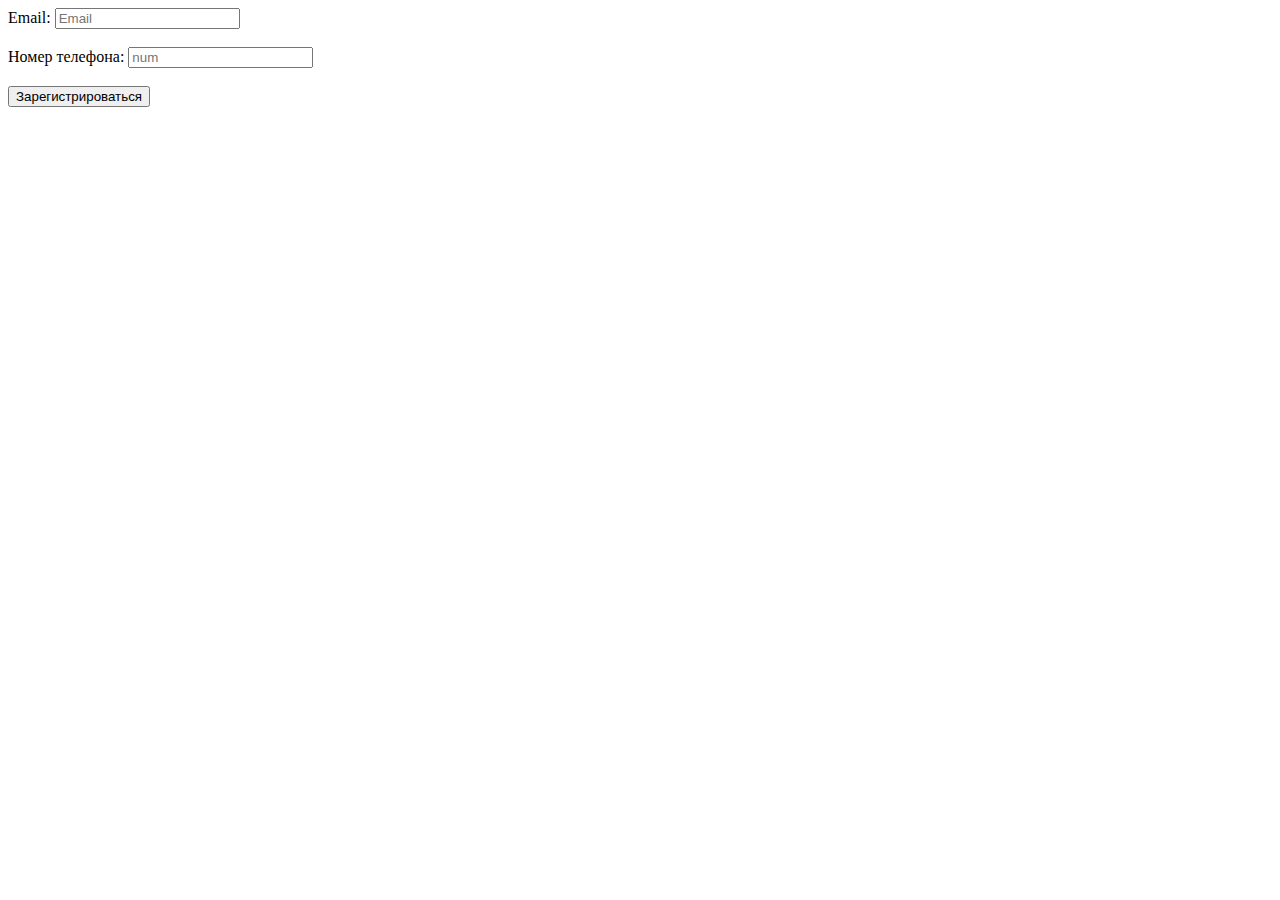
<file: index173.html>
<!DOCTYPE html>
<html lang="en">

<head>
    <meta charset="UTF-8">
    <meta name="viewport" content="width=device-width, initial-scale=1.0">
    <title>Document</title>
</head>

<body>
    <div class="con">
        <form action="">
            <label for="">Email: <input type="text" id="email" placeholder="Email" required></label><br><br>
            <label for="">Номер телефона: <input type="text" id="phone" placeholder="num"></label><br><br>
            <button type="button" onclick="Validate()">Зарегистрироваться</button>
        </form>
        <p id="error" style="color: red;"></p>
    </div>
    <script>
        function Validate() {
            const email = document.getElementById("email").value;
            const phone = document.getElementById("phone").value;
            const error = document.getElementById("error");
            /*  const emailPattern=/^[]
             const emailPattern=/^[] */
            if (!emailPattern.test(email)) {
                error.textContent = "Введите корректный email";
                return false;
            }
            if (!phonePattern.test(phone)) {
                error.textContent = "Введите корректный номер ";
                return false;
            }
            alert(" Вы зарегистрированы")
        }
    </script>
    <style>

    </style>


</body>

</html>
</file>
